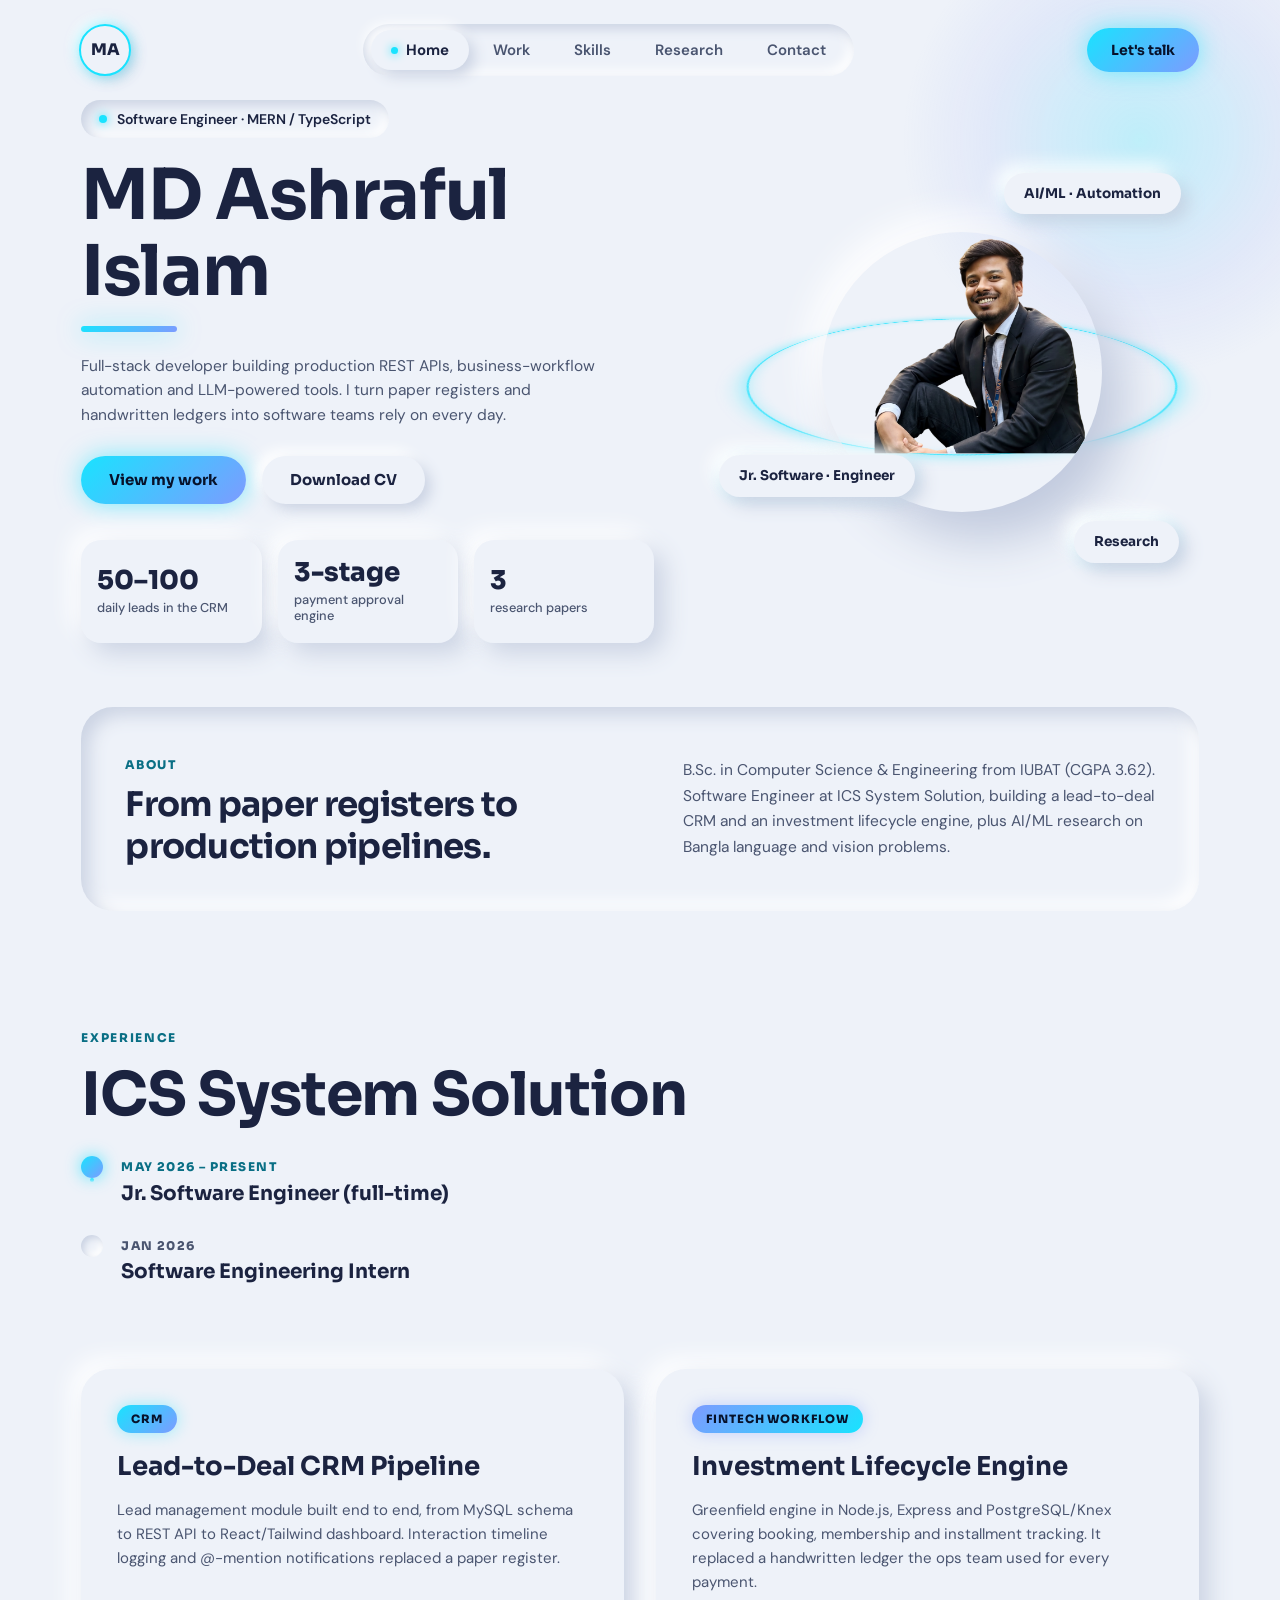
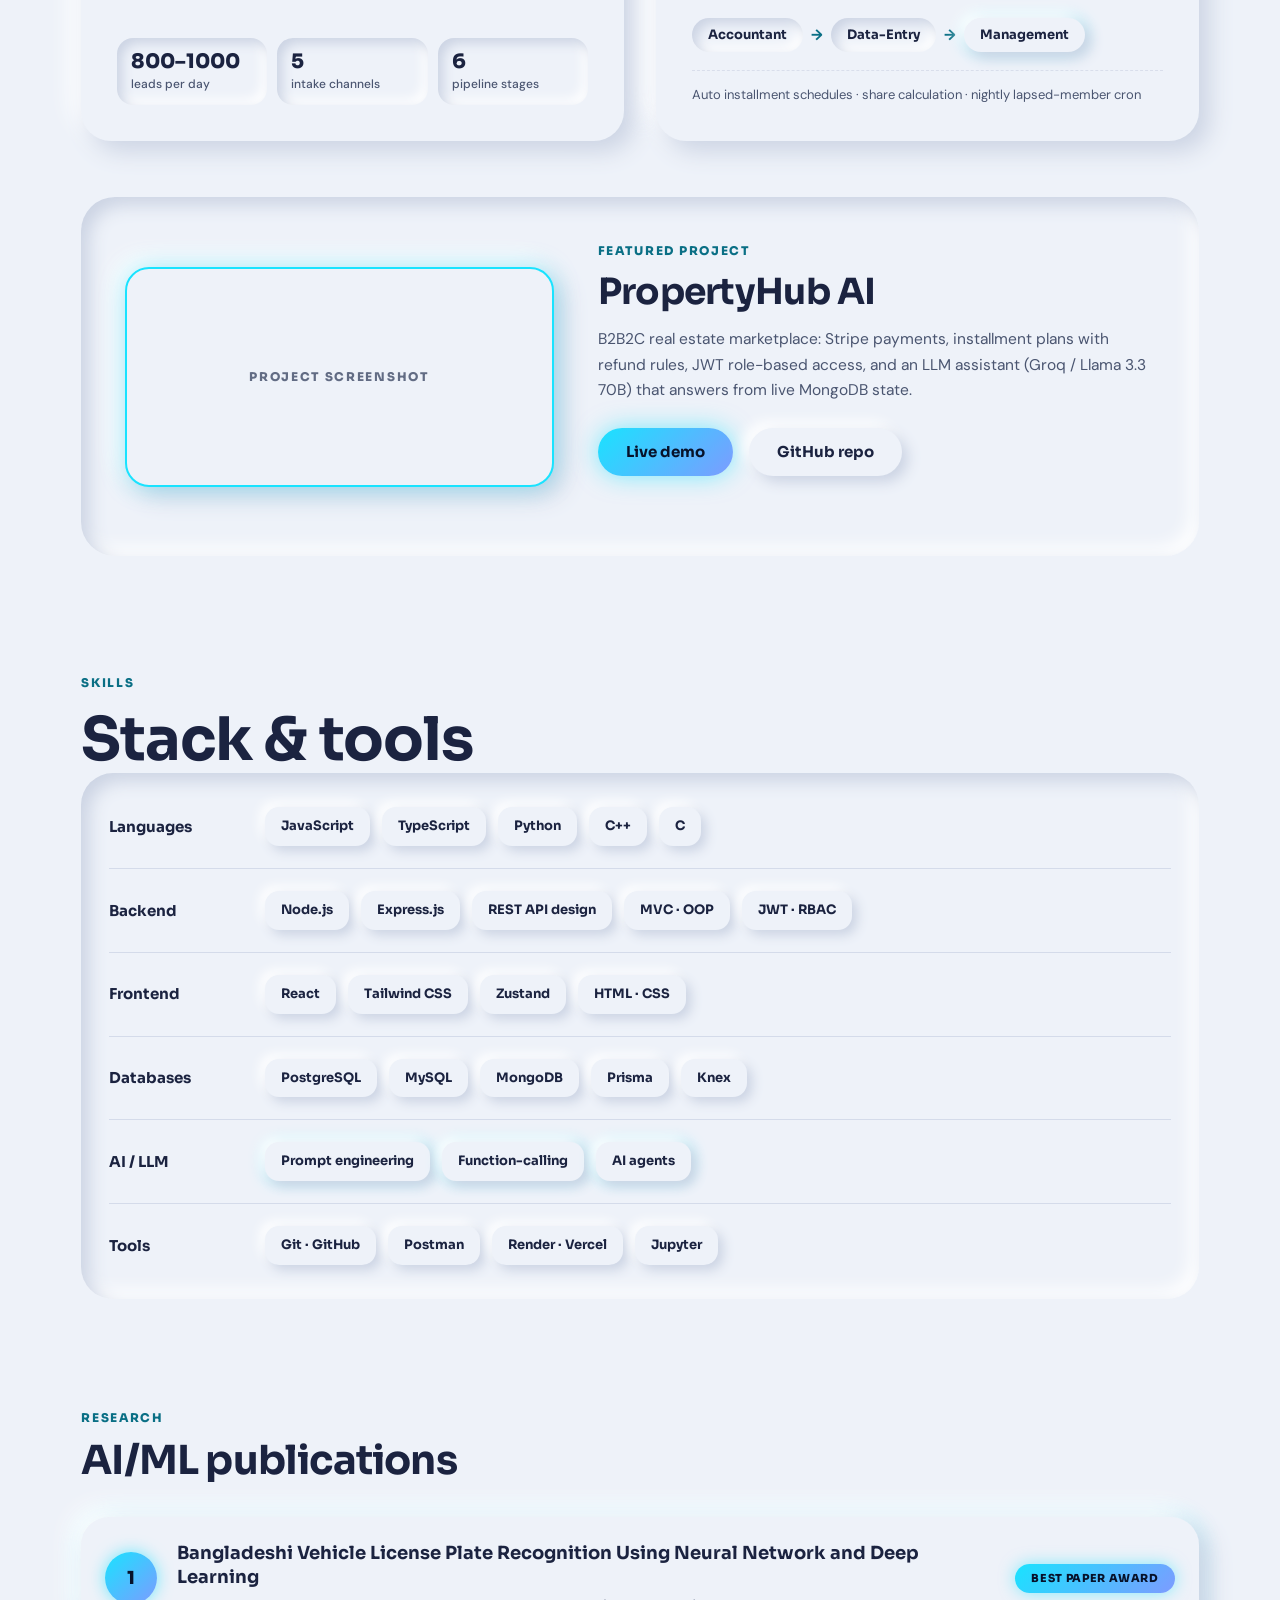
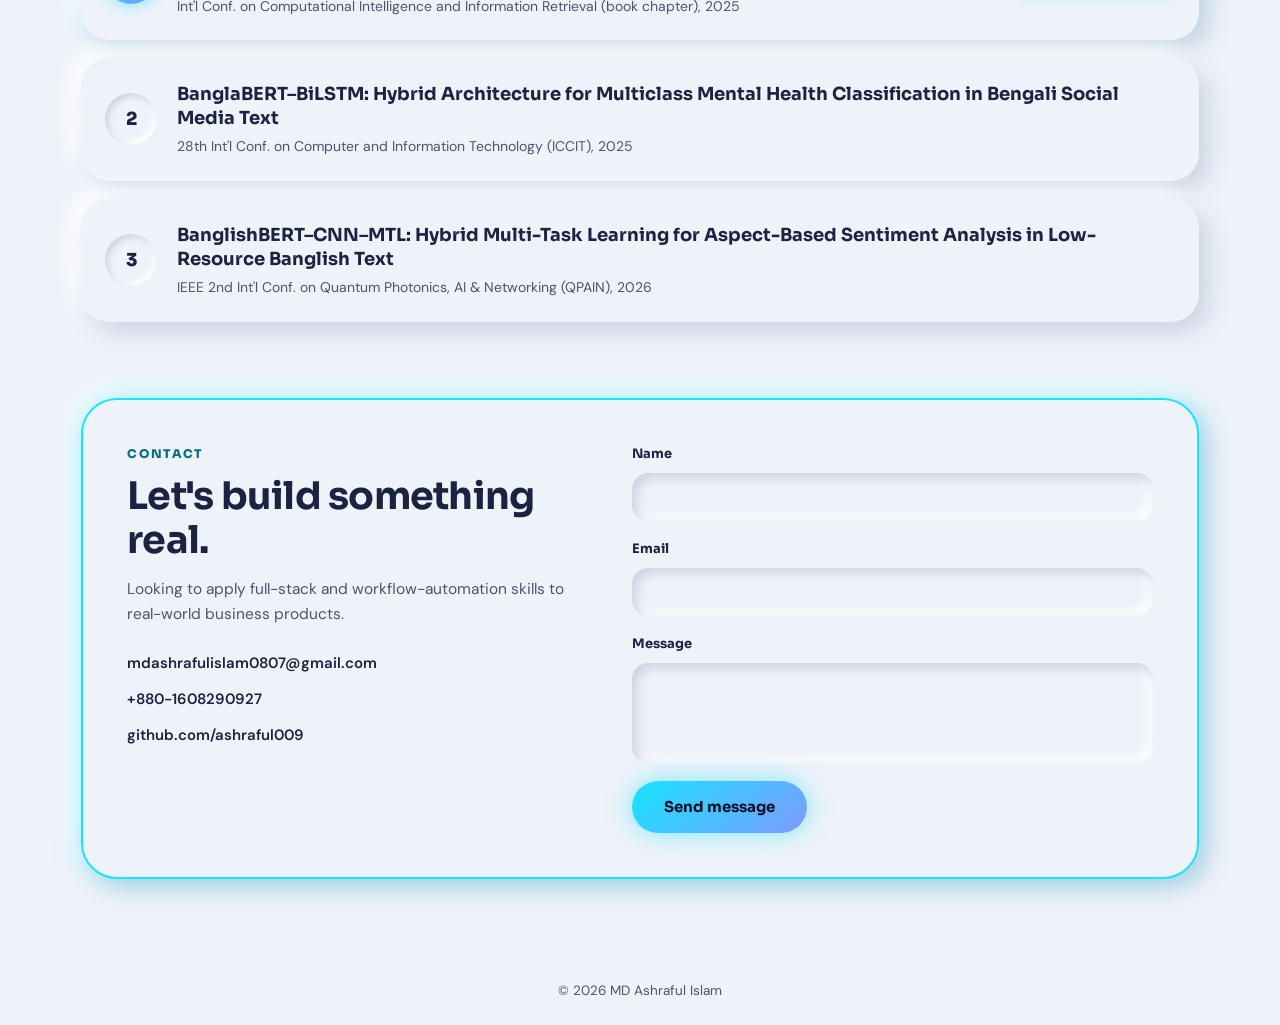
<file: index.html>
<!DOCTYPE html>
<html lang="en">
<head>
  <meta charset="UTF-8">
  <meta name="viewport" content="width=device-width, initial-scale=1.0">
  <title>MD Ashraful Islam | Full Stack Developer &amp; Software Engineer</title>
  <meta name="description" content="One-page personal portfolio of MD Ashraful Islam, Full Stack Developer and Software Engineer building production REST APIs, workflow automation, and LLM applications.">

  <!-- Google Fonts: Sora (Headings) & DM Sans (Body) -->
  <link rel="preconnect" href="https://fonts.googleapis.com">
  <link rel="preconnect" href="https://fonts.gstatic.com" crossorigin>
  <link href="https://fonts.googleapis.com/css2?family=DM+Sans:ital,opsz,wght@0,9..40,100..1000;1,9..40,100..1000&family=Sora:wght@400;600;700;800&display=swap" rel="stylesheet">

  <link rel="stylesheet" href="style.css">
  <script src="script.js" defer></script>
</head>
<body>

  <!-- Sticky Desktop & Mobile Header -->
  <header class="site-header">
    <div class="site-wrapper">
      <nav class="site-nav" aria-label="Main Navigation">
        <!-- Logo "MA" with neon ring -->
        <a href="#home" class="logo" aria-label="MD Ashraful Islam - Home">
          <span>MA</span>
        </a>

        <!-- Centered Pill Tab Bar (Desktop >= 760px) -->
        <div class="nav-tab-bar" role="tablist">
          <a href="#home" class="nav-tab active" role="tab" aria-selected="true" aria-current="page">
            <span class="tab-dot" aria-hidden="true"></span>Home
          </a>
          <a href="#work" class="nav-tab" role="tab" aria-selected="false">Work</a>
          <a href="#skills" class="nav-tab" role="tab" aria-selected="false">Skills</a>
          <a href="#research" class="nav-tab" role="tab" aria-selected="false">Research</a>
          <a href="#contact" class="nav-tab" role="tab" aria-selected="false">Contact</a>
        </div>

        <!-- Right "Let's talk" Neon Button -->
        <div class="nav-action">
          <a href="#contact" class="btn btn-neon">Let's talk</a>
        </div>
      </nav>
    </div>
  </header>

  <!-- Main Content Container -->
  <main class="site-wrapper" id="main-content">

    <!-- ====================================================================
         SECTION 1: #home (Hero + Stats + About)
         ==================================================================== -->
    <section id="home" aria-labelledby="hero-title">
      
      <!-- Hero Top Grid -->
      <div class="hero-section">
        <!-- Left Column: Bio & Calls to Action -->
        <div class="hero-left">
          <!-- Subtitle Pill -->
          <div class="badge-pill">
            <span class="neon-dot" aria-hidden="true"></span>
            <span>Software Engineer &middot; MERN / TypeScript</span>
          </div>

          <!-- Primary Heading -->
          <h1 id="hero-title" class="hero-title">MD Ashraful Islam</h1>

          <!-- Neon Underline Bar -->
          <div class="neon-bar" aria-hidden="true"></div>

          <!-- Hero Paragraph -->
          <p class="hero-desc">
            Full-stack developer building production REST APIs, business-workflow automation and LLM-powered tools. I turn paper registers and handwritten ledgers into software teams rely on every day.
          </p>

          <!-- Action Buttons Group -->
          <div class="btn-group">
            <a href="#work" class="btn btn-neon">View my work</a>
            <a href="#cv-modal" class="btn btn-raised">Download CV</a>
          </div>

          <!-- 3 Stat Cards (Raised Surface, Lift on Hover) -->
          <div class="stat-grid" aria-label="Key Metrics">
            <article class="stat-card raised">
              <span class="stat-value">50&ndash;100</span>
              <span class="stat-label">daily leads in the CRM</span>
            </article>
            <article class="stat-card raised">
              <span class="stat-value">3-stage</span>
              <span class="stat-label">payment approval engine</span>
            </article>
            <article class="stat-card raised">
              <span class="stat-value">3</span>
              <span class="stat-label">research papers</span>
            </article>
          </div>
        </div>

        <!-- Right Column: 3D Scene with Profile Photo -->
        <div class="hero-right" aria-hidden="true">
          <div class="scene-3d">
            <!-- Tilted Neon Glowing Circle Ring -->
            <div class="ring-3d"></div>

            <!-- Neumorphic Sphere with Profile Photo -->
            <div class="sphere-3d">
              <img src="assets/profile.png" alt="MD Ashraful Islam" width="280" height="280" loading="eager">
            </div>

            <!-- Floating Raised Chips -->
            <div class="floating-chip raised chip-1">AI/ML &middot; Automation</div>
            <div class="floating-chip raised chip-2">Jr. Software &middot; Engineer</div>
            <div class="floating-chip raised chip-3">Research</div>
          </div>
        </div>
      </div>

      <!-- About Strip (Pressed Surface) -->
      <div class="about-strip pressed" aria-labelledby="about-heading">
        <div class="about-left">
          <span class="section-label">ABOUT</span>
          <h2 id="about-heading" class="about-title">From paper registers to production pipelines.</h2>
        </div>
        <div class="about-right">
          <p class="about-desc">
            B.Sc. in Computer Science &amp; Engineering from IUBAT (CGPA 3.62). Software Engineer at ICS System Solution, building a lead-to-deal CRM and an investment lifecycle engine, plus AI/ML research on Bangla language and vision problems.
          </p>
        </div>
      </div>

    </section>

    <!-- ====================================================================
         SECTION 2: #work (Experience Timeline, Project Cards & Featured Project)
         ==================================================================== -->
    <section id="work" aria-labelledby="experience-title">
      <!-- Header & Timeline -->
      <div class="page-header">
        <span class="section-label">EXPERIENCE</span>
        <h2 id="experience-title" class="page-title">ICS System Solution</h2>

        <!-- Vertical Timeline -->
        <div class="timeline" role="list" aria-label="Experience Timeline at ICS System Solution">
          <!-- Node 1: Current Full-time Role -->
          <div class="timeline-item timeline-item-first" role="listitem">
            <div class="timeline-marker" aria-hidden="true">
              <div class="timeline-dot-neon"></div>
              <div class="timeline-line"></div>
            </div>
            <div class="timeline-info">
              <span class="timeline-date timeline-date-neon">MAY 2026 &ndash; PRESENT</span>
              <span class="timeline-role">Jr. Software Engineer (full-time)</span>
            </div>
          </div>

          <!-- Node 2: Intern Role -->
          <div class="timeline-item" role="listitem">
            <div class="timeline-marker" aria-hidden="true">
              <div class="timeline-dot-pressed"></div>
            </div>
            <div class="timeline-info">
              <span class="timeline-date timeline-date-muted">JAN 2026</span>
              <span class="timeline-role">Software Engineering Intern</span>
            </div>
          </div>
        </div>
      </div>

      <!-- Two Project Cards (Side-by-Side Flex Wrap) -->
      <div class="projects-grid" aria-label="Production Systems">
        <!-- Card 1: Lead-to-Deal CRM Pipeline -->
        <article class="project-card raised">
          <span class="card-badge badge-crm">CRM</span>
          <h3 class="project-title">Lead-to-Deal CRM Pipeline</h3>
          <p class="project-desc">
            Lead management module built end to end, from MySQL schema to REST API to React/Tailwind dashboard. Interaction timeline logging and @-mention notifications replaced a paper register.
          </p>

          <div class="mini-stats-grid" aria-label="CRM Metrics">
            <div class="mini-stat">
              <span class="mini-stat-val">800&ndash;1000</span>
              <span class="mini-stat-lbl">leads per day</span>
            </div>
            <div class="mini-stat">
              <span class="mini-stat-val">5</span>
              <span class="mini-stat-lbl">intake channels</span>
            </div>
            <div class="mini-stat">
              <span class="mini-stat-val">6</span>
              <span class="mini-stat-lbl">pipeline stages</span>
            </div>
          </div>
        </article>

        <!-- Card 2: Investment Lifecycle Engine -->
        <article class="project-card raised">
          <span class="card-badge badge-fintech">FINTECH WORKFLOW</span>
          <h3 class="project-title">Investment Lifecycle Engine</h3>
          <p class="project-desc">
            Greenfield engine in Node.js, Express and PostgreSQL/Knex covering booking, membership and installment tracking. It replaced a handwritten ledger the ops team used for every payment.
          </p>

          <div class="approval-flow" aria-label="3-Stage Approval Sequence">
            <span class="approval-chip">Accountant</span>
            <span class="approval-arrow" aria-hidden="true">&rarr;</span>
            <span class="approval-chip">Data-Entry</span>
            <span class="approval-arrow" aria-hidden="true">&rarr;</span>
            <span class="approval-chip approval-chip-glow">Management</span>
          </div>

          <footer class="approval-footer">
            Auto installment schedules &middot; share calculation &middot; nightly lapsed-member cron
          </footer>
        </article>
      </div>

      <!-- Featured Project (Wide Pressed Container) -->
      <div class="featured-project pressed" aria-labelledby="featured-heading">
        <div class="screenshot-box" aria-hidden="true">
          <span class="screenshot-label">PROJECT SCREENSHOT</span>
        </div>

        <div class="featured-content">
          <span class="section-label">FEATURED PROJECT</span>
          <h3 id="featured-heading" class="featured-title">PropertyHub AI</h3>
          <p class="featured-desc">
            B2B2C real estate marketplace: Stripe payments, installment plans with refund rules, JWT role-based access, and an LLM assistant (Groq / Llama 3.3 70B) that answers from live MongoDB state.
          </p>

          <div class="btn-group">
            <a href="https://propertyhub-ai.vercel.app/" target="_blank" rel="noopener noreferrer" class="btn btn-neon">Live demo</a>
            <a href="https://github.com/ashraful009/propertyhub-ai" target="_blank" rel="noopener noreferrer" class="btn btn-raised">GitHub repo</a>
          </div>
        </div>
      </div>
    </section>

    <!-- ====================================================================
         SECTION 3: #skills (Stack & Tools Matrix)
         ==================================================================== -->
    <section id="skills" aria-labelledby="skills-heading">
      <div class="page-header">
        <span class="section-label">SKILLS</span>
        <h2 id="skills-heading" class="page-title">Stack &amp; tools</h2>

        <div class="skills-container pressed" aria-label="Skills by Category">
          <!-- Row 1: Languages -->
          <div class="skill-row">
            <span class="skill-category">Languages</span>
            <div class="skill-chips">
              <span class="skill-chip">JavaScript</span>
              <span class="skill-chip">TypeScript</span>
              <span class="skill-chip">Python</span>
              <span class="skill-chip">C++</span>
              <span class="skill-chip">C</span>
            </div>
          </div>

          <!-- Row 2: Backend -->
          <div class="skill-row">
            <span class="skill-category">Backend</span>
            <div class="skill-chips">
              <span class="skill-chip">Node.js</span>
              <span class="skill-chip">Express.js</span>
              <span class="skill-chip">REST API design</span>
              <span class="skill-chip">MVC &middot; OOP</span>
              <span class="skill-chip">JWT &middot; RBAC</span>
            </div>
          </div>

          <!-- Row 3: Frontend -->
          <div class="skill-row">
            <span class="skill-category">Frontend</span>
            <div class="skill-chips">
              <span class="skill-chip">React</span>
              <span class="skill-chip">Tailwind CSS</span>
              <span class="skill-chip">Zustand</span>
              <span class="skill-chip">HTML &middot; CSS</span>
            </div>
          </div>

          <!-- Row 4: Databases -->
          <div class="skill-row">
            <span class="skill-category">Databases</span>
            <div class="skill-chips">
              <span class="skill-chip">PostgreSQL</span>
              <span class="skill-chip">MySQL</span>
              <span class="skill-chip">MongoDB</span>
              <span class="skill-chip">Prisma</span>
              <span class="skill-chip">Knex</span>
            </div>
          </div>

          <!-- Row 5: AI / LLM (with faint cyan glow) -->
          <div class="skill-row">
            <span class="skill-category">AI / LLM</span>
            <div class="skill-chips">
              <span class="skill-chip skill-chip-glow">Prompt engineering</span>
              <span class="skill-chip skill-chip-glow">Function-calling</span>
              <span class="skill-chip skill-chip-glow">AI agents</span>
            </div>
          </div>

          <!-- Row 6: Tools -->
          <div class="skill-row">
            <span class="skill-category">Tools</span>
            <div class="skill-chips">
              <span class="skill-chip">Git &middot; GitHub</span>
              <span class="skill-chip">Postman</span>
              <span class="skill-chip">Render &middot; Vercel</span>
              <span class="skill-chip">Jupyter</span>
            </div>
          </div>
        </div>
      </div>
    </section>

    <!-- ====================================================================
         SECTION 4: #research (AI/ML Publications)
         ==================================================================== -->
    <section id="research" class="research-section" aria-labelledby="research-heading">
      <span class="section-label">RESEARCH</span>
      <h2 id="research-heading" class="research-title">AI/ML publications</h2>

      <div class="research-list" role="list">
        <!-- Paper 1: Neon Badge, Card Glow, Best Paper Award -->
        <article class="research-card raised research-card-featured" role="listitem">
          <div class="paper-badge paper-badge-neon" aria-label="Paper 1">1</div>
          <div class="paper-content">
            <h3 class="paper-title">Bangladeshi Vehicle License Plate Recognition Using Neural Network and Deep Learning</h3>
            <p class="paper-venue">Int'l Conf. on Computational Intelligence and Information Retrieval (book chapter), 2025</p>
          </div>
          <span class="award-badge">Best Paper Award</span>
        </article>

        <!-- Paper 2: Pressed Badge -->
        <article class="research-card raised" role="listitem">
          <div class="paper-badge paper-badge-pressed" aria-label="Paper 2">2</div>
          <div class="paper-content">
            <h3 class="paper-title">BanglaBERT&ndash;BiLSTM: Hybrid Architecture for Multiclass Mental Health Classification in Bengali Social Media Text</h3>
            <p class="paper-venue">28th Int'l Conf. on Computer and Information Technology (ICCIT), 2025</p>
          </div>
        </article>

        <!-- Paper 3: Pressed Badge -->
        <article class="research-card raised" role="listitem">
          <div class="paper-badge paper-badge-pressed" aria-label="Paper 3">3</div>
          <div class="paper-content">
            <h3 class="paper-title">BanglishBERT&ndash;CNN&ndash;MTL: Hybrid Multi-Task Learning for Aspect-Based Sentiment Analysis in Low-Resource Banglish Text</h3>
            <p class="paper-venue">IEEE 2nd Int'l Conf. on Quantum Photonics, AI &amp; Networking (QPAIN), 2026</p>
          </div>
        </article>
      </div>
    </section>

    <!-- ====================================================================
         SECTION 5: #contact (Contact Form & Information)
         ==================================================================== -->
    <section id="contact" aria-labelledby="contact-heading">
      <div class="contact-container raised">
        <!-- Left Column: Details & Direct Links -->
        <div class="contact-left">
          <span class="section-label">CONTACT</span>
          <h2 id="contact-heading" class="contact-title">Let's build something real.</h2>
          <p class="contact-desc">
            Looking to apply full-stack and workflow-automation skills to real-world business products.
          </p>

          <div class="contact-links">
            <a href="mailto:mdashrafulislam0807@gmail.com" class="contact-link-item">
              <span>mdashrafulislam0807@gmail.com</span>
            </a>
            <a href="tel:+8801608290927" class="contact-link-item">
              <span>+880-1608290927</span>
            </a>
            <a href="https://github.com/ashraful009" target="_blank" rel="noopener noreferrer" class="contact-link-item">
              <span>github.com/ashraful009</span>
            </a>
          </div>
        </div>

        <!-- Right Column: Accessible Form with Real Labels -->
        <form action="#" method="post" class="contact-form" aria-label="Contact Ashraful">
          <div class="form-group">
            <label for="name" class="form-label">Name</label>
            <input type="text" id="name" name="name" class="form-input" required autocomplete="name">
          </div>

          <div class="form-group">
            <label for="email" class="form-label">Email</label>
            <input type="email" id="email" name="email" class="form-input" required autocomplete="email">
          </div>

          <div class="form-group">
            <label for="message" class="form-label">Message</label>
            <textarea id="message" name="message" rows="3" class="form-textarea" required></textarea>
          </div>

          <div>
            <button type="submit" class="btn-submit">Send message</button>
          </div>
        </form>
      </div>

      <!-- Site Footer -->
      <footer class="site-footer">
        <p>&copy; 2026 MD Ashraful Islam</p>
      </footer>
    </section>

  </main>

  <!-- ====================================================================
       CV MODAL (Pure HTML + CSS :target Popup)
       ==================================================================== -->
  <div id="cv-modal" class="modal" role="dialog" aria-modal="true" aria-labelledby="cv-modal-title">
    <!-- Click backdrop to close and return to #home -->
    <a href="#home" class="modal-backdrop-close" aria-label="Close CV preview modal"></a>

    <div class="modal-card">
      <div class="modal-header">
        <h3 id="cv-modal-title" class="modal-title">Ashraful-CV.pdf</h3>
        <div class="modal-actions">
          <a href="assets/Ashraful-CV.pdf" download="Ashraful-CV.pdf" class="btn btn-neon">Download</a>
          <a href="#home" class="modal-close" aria-label="Close CV modal">&times;</a>
        </div>
      </div>
      <div class="modal-body">
        <object data="assets/Ashraful-CV.pdf#toolbar=0" type="application/pdf" width="100%" height="100%">
          <p class="modal-fallback">
            Your browser cannot preview PDFs. Use the Download button.
          </p>
        </object>
      </div>
    </div>
  </div>

  <!-- ====================================================================
       MOBILE BOTTOM ICON BAR (< 760px)
       ==================================================================== -->
  <nav class="mobile-bottom-bar" aria-label="Mobile Navigation">
    <!-- Home -->
    <a href="#home" class="mobile-nav-link active" aria-label="Home" aria-current="page">
      <svg viewBox="0 0 24 24" fill="none" stroke="currentColor" stroke-linecap="round" stroke-linejoin="round" aria-hidden="true">
        <path d="m3 9 9-7 9 7v11a2 2 0 0 1-2 2H5a2 2 0 0 1-2-2z"/>
        <polyline points="9 22 9 12 15 12 15 22"/>
      </svg>
    </a>

    <!-- Work -->
    <a href="#work" class="mobile-nav-link" aria-label="Work">
      <svg viewBox="0 0 24 24" fill="none" stroke="currentColor" stroke-linecap="round" stroke-linejoin="round" aria-hidden="true">
        <rect width="20" height="14" x="2" y="7" rx="2" ry="2"/>
        <path d="M16 21V5a2 2 0 0 0-2-2h-4a2 2 0 0 0-2 2v16"/>
      </svg>
    </a>

    <!-- Skills -->
    <a href="#skills" class="mobile-nav-link" aria-label="Skills">
      <svg viewBox="0 0 24 24" fill="none" stroke="currentColor" stroke-linecap="round" stroke-linejoin="round" aria-hidden="true">
        <polyline points="16 18 22 12 16 6"/>
        <polyline points="8 6 2 12 8 18"/>
      </svg>
    </a>

    <!-- Research -->
    <a href="#research" class="mobile-nav-link" aria-label="Research">
      <svg viewBox="0 0 24 24" fill="none" stroke="currentColor" stroke-linecap="round" stroke-linejoin="round" aria-hidden="true">
        <path d="M10 2v7.31L4.69 17.5A2 2 0 0 0 6.34 20.5h11.32a2 2 0 0 0 1.65-3L14 9.31V2"/>
        <line x1="8.5" x2="15.5" y1="2" y2="2"/>
        <line x1="7" x2="17" y1="14" y2="14"/>
      </svg>
    </a>

    <!-- Contact -->
    <a href="#contact" class="mobile-nav-link" aria-label="Contact">
      <svg viewBox="0 0 24 24" fill="none" stroke="currentColor" stroke-linecap="round" stroke-linejoin="round" aria-hidden="true">
        <rect width="20" height="16" x="2" y="4" rx="2"/>
        <path d="m22 7-8.97 5.7a1.94 1.94 0 0 1-2.06 0L2 7"/>
      </svg>
    </a>
  </nav>

</body>
</html>
</file>
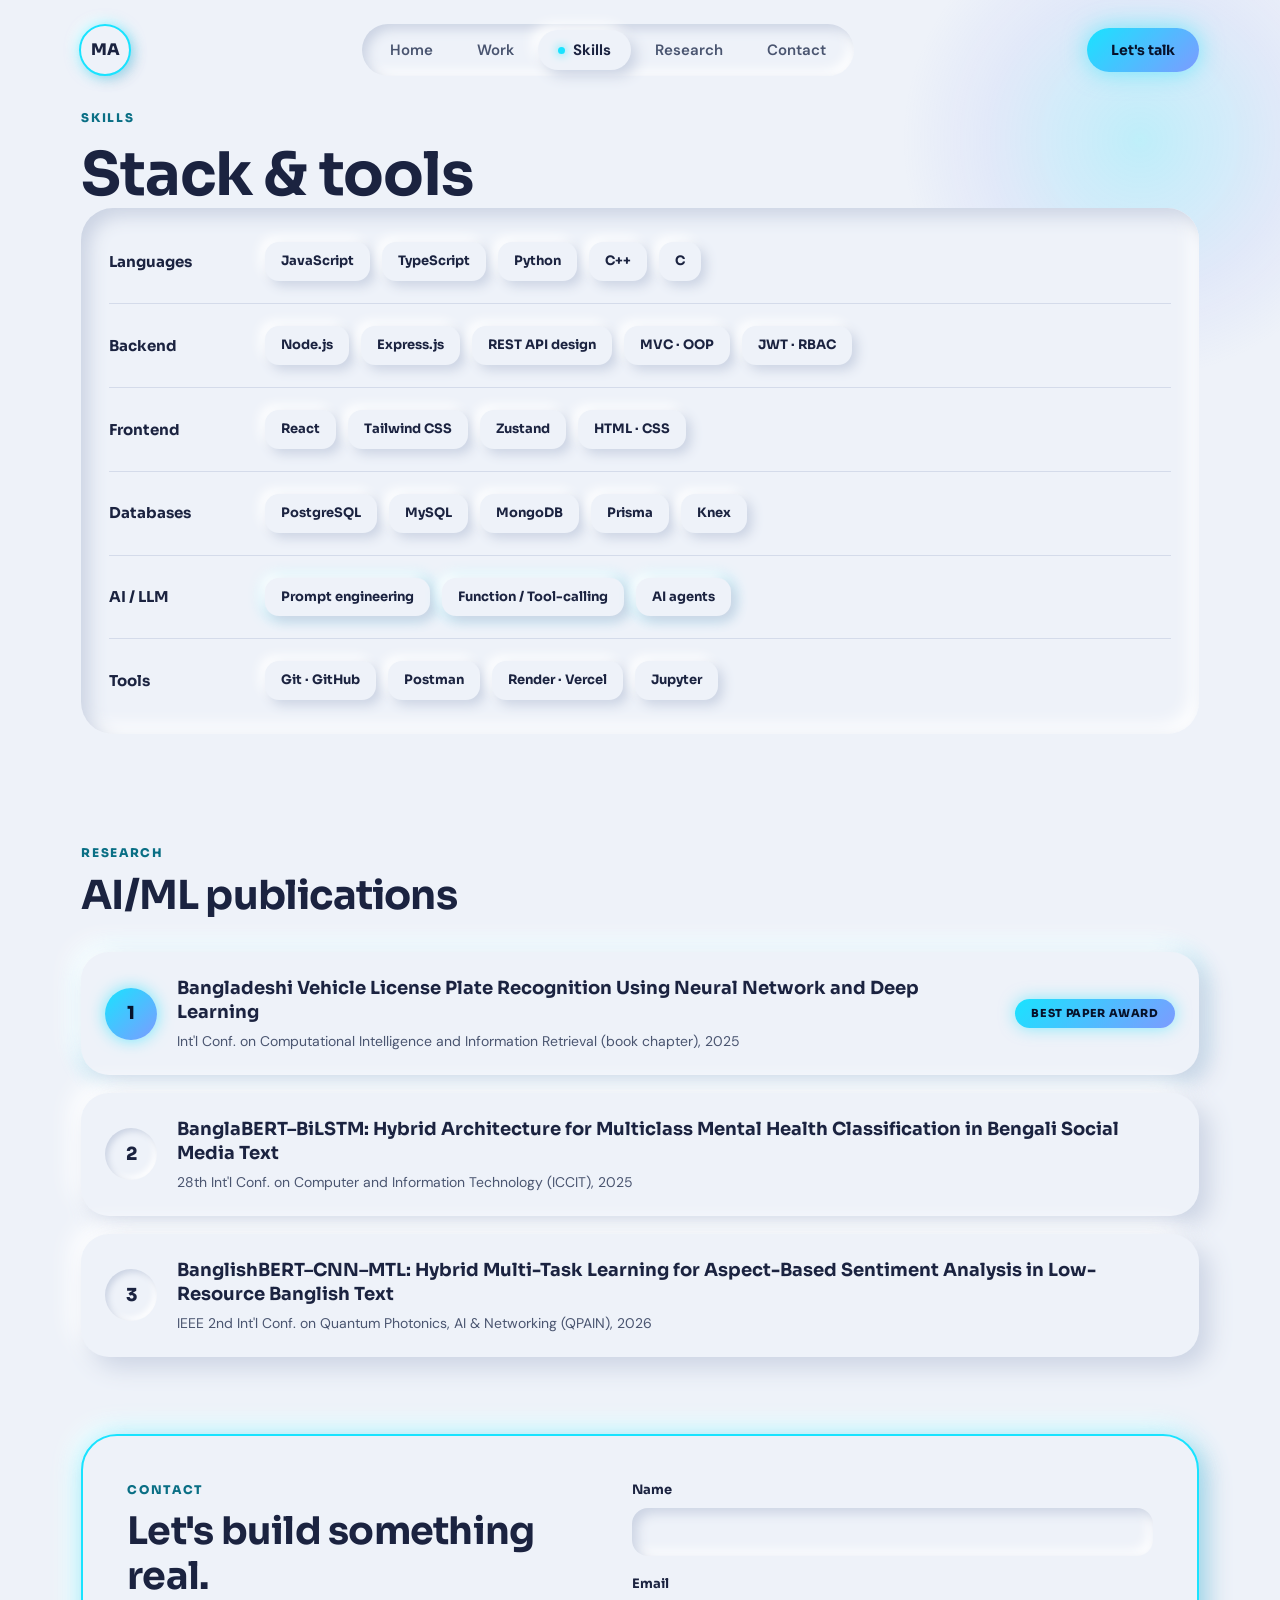
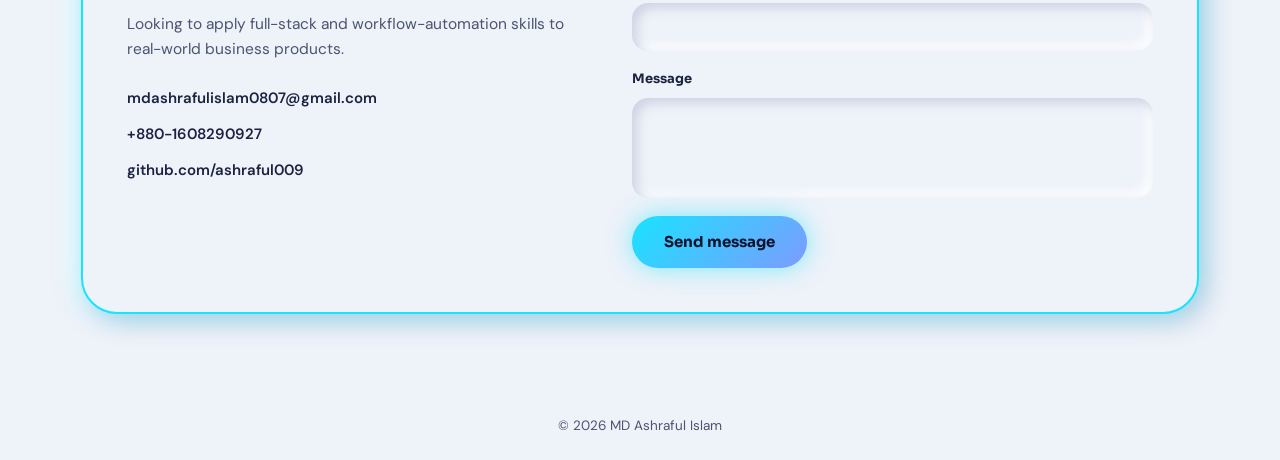
<file: skills.html>
<!DOCTYPE html>
<html lang="en">
<head>
  <meta charset="UTF-8">
  <meta name="viewport" content="width=device-width, initial-scale=1.0">
  <title>Skills &amp; Tech Stack | MD Ashraful Islam</title>
  <meta name="description" content="Technical skills, production backend and frontend stacks, AI/LLM integration, and developer tools of MD Ashraful Islam.">

  <!-- Google Fonts: Sora (Headings) & DM Sans (Body) -->
  <link rel="preconnect" href="https://fonts.googleapis.com">
  <link rel="preconnect" href="https://fonts.gstatic.com" crossorigin>
  <link href="https://fonts.googleapis.com/css2?family=DM+Sans:ital,opsz,wght@0,9..40,100..1000;1,9..40,100..1000&family=Sora:wght@400;600;700;800&display=swap" rel="stylesheet">

  <link rel="stylesheet" href="style.css">
</head>
<body>

  <!-- Shared Desktop & Mobile Header -->
  <header class="site-header">
    <div class="site-wrapper">
      <nav class="site-nav" aria-label="Main Navigation">
        <!-- Logo "MA" with neon ring -->
        <a href="index.html" class="logo" aria-label="MD Ashraful Islam Home">
          <span>MA</span>
        </a>

        <!-- Centered Pill Tab Bar (Desktop >= 760px) -->
        <div class="nav-tab-bar" role="tablist">
          <a href="index.html" class="nav-tab" role="tab" aria-selected="false">Home</a>
          <a href="work.html" class="nav-tab" role="tab" aria-selected="false">Work</a>
          <a href="skills.html" class="nav-tab active" role="tab" aria-selected="true">
            <span class="tab-dot" aria-hidden="true"></span>Skills
          </a>
          <a href="skills.html#research" class="nav-tab" role="tab" aria-selected="false">Research</a>
          <a href="skills.html#contact" class="nav-tab" role="tab" aria-selected="false">Contact</a>
        </div>

        <!-- Right "Let's talk" Neon Button -->
        <div class="nav-action">
          <a href="skills.html#contact" class="btn btn-neon">Let's talk</a>
        </div>
      </nav>
    </div>
  </header>

  <!-- Main Content Container -->
  <main class="site-wrapper" id="main-content">

    <!-- Skills Header Section -->
    <section class="page-header" aria-labelledby="skills-heading">
      <span class="section-label">SKILLS</span>
      <h1 id="skills-heading" class="page-title">Stack &amp; tools</h1>

      <!-- One Pressed Neumorphic Container for All Skills -->
      <div class="skills-container pressed" aria-label="Skills by Category">
        
        <!-- Row 1: Languages -->
        <div class="skill-row">
          <span class="skill-category">Languages</span>
          <div class="skill-chips">
            <span class="skill-chip">JavaScript</span>
            <span class="skill-chip">TypeScript</span>
            <span class="skill-chip">Python</span>
            <span class="skill-chip">C++</span>
            <span class="skill-chip">C</span>
          </div>
        </div>

        <!-- Row 2: Backend -->
        <div class="skill-row">
          <span class="skill-category">Backend</span>
          <div class="skill-chips">
            <span class="skill-chip">Node.js</span>
            <span class="skill-chip">Express.js</span>
            <span class="skill-chip">REST API design</span>
            <span class="skill-chip">MVC &middot; OOP</span>
            <span class="skill-chip">JWT &middot; RBAC</span>
          </div>
        </div>

        <!-- Row 3: Frontend -->
        <div class="skill-row">
          <span class="skill-category">Frontend</span>
          <div class="skill-chips">
            <span class="skill-chip">React</span>
            <span class="skill-chip">Tailwind CSS</span>
            <span class="skill-chip">Zustand</span>
            <span class="skill-chip">HTML &middot; CSS</span>
          </div>
        </div>

        <!-- Row 4: Databases -->
        <div class="skill-row">
          <span class="skill-category">Databases</span>
          <div class="skill-chips">
            <span class="skill-chip">PostgreSQL</span>
            <span class="skill-chip">MySQL</span>
            <span class="skill-chip">MongoDB</span>
            <span class="skill-chip">Prisma</span>
            <span class="skill-chip">Knex</span>
          </div>
        </div>

        <!-- Row 5: AI / LLM (with faint cyan glow) -->
        <div class="skill-row">
          <span class="skill-category">AI / LLM</span>
          <div class="skill-chips">
            <span class="skill-chip skill-chip-glow">Prompt engineering</span>
            <span class="skill-chip skill-chip-glow">Function / Tool-calling</span>
            <span class="skill-chip skill-chip-glow">AI agents</span>
          </div>
        </div>

        <!-- Row 6: Tools -->
        <div class="skill-row">
          <span class="skill-category">Tools</span>
          <div class="skill-chips">
            <span class="skill-chip">Git &middot; GitHub</span>
            <span class="skill-chip">Postman</span>
            <span class="skill-chip">Render &middot; Vercel</span>
            <span class="skill-chip">Jupyter</span>
          </div>
        </div>

      </div>
    </section>

    <!-- Research Publications Section -->
    <section id="research" class="research-section" aria-labelledby="research-heading">
      <span class="section-label">RESEARCH</span>
      <h2 id="research-heading" class="research-title">AI/ML publications</h2>

      <div class="research-list" role="list">
        
        <!-- Paper 1: Neon Badge, Card Glow, Best Paper Award -->
        <article class="research-card raised research-card-featured" role="listitem">
          <div class="paper-badge paper-badge-neon" aria-label="Paper 1">1</div>
          <div class="paper-content">
            <h3 class="paper-title">Bangladeshi Vehicle License Plate Recognition Using Neural Network and Deep Learning</h3>
            <p class="paper-venue">Int'l Conf. on Computational Intelligence and Information Retrieval (book chapter), 2025</p>
          </div>
          <span class="award-badge">Best Paper Award</span>
        </article>

        <!-- Paper 2: Pressed Badge -->
        <article class="research-card raised" role="listitem">
          <div class="paper-badge paper-badge-pressed" aria-label="Paper 2">2</div>
          <div class="paper-content">
            <h3 class="paper-title">BanglaBERT&ndash;BiLSTM: Hybrid Architecture for Multiclass Mental Health Classification in Bengali Social Media Text</h3>
            <p class="paper-venue">28th Int'l Conf. on Computer and Information Technology (ICCIT), 2025</p>
          </div>
        </article>

        <!-- Paper 3: Pressed Badge -->
        <article class="research-card raised" role="listitem">
          <div class="paper-badge paper-badge-pressed" aria-label="Paper 3">3</div>
          <div class="paper-content">
            <h3 class="paper-title">BanglishBERT&ndash;CNN&ndash;MTL: Hybrid Multi-Task Learning for Aspect-Based Sentiment Analysis in Low-Resource Banglish Text</h3>
            <p class="paper-venue">IEEE 2nd Int'l Conf. on Quantum Photonics, AI &amp; Networking (QPAIN), 2026</p>
          </div>
        </article>

      </div>
    </section>

    <!-- Contact Section (Raised Container with 2px Cyan Glow Ring) -->
    <section id="contact" class="contact-container raised" aria-labelledby="contact-heading">
      
      <!-- Left Column: Details & Direct Links -->
      <div class="contact-left">
        <span class="section-label">CONTACT</span>
        <h2 id="contact-heading" class="contact-title">Let's build something real.</h2>
        <p class="contact-desc">
          Looking to apply full-stack and workflow-automation skills to real-world business products.
        </p>

        <div class="contact-links">
          <a href="mailto:mdashrafulislam0807@gmail.com" class="contact-link-item">
            <span>mdashrafulislam0807@gmail.com</span>
          </a>
          <a href="tel:+8801608290927" class="contact-link-item">
            <span>+880-1608290927</span>
          </a>
          <a href="https://github.com/ashraful009" target="_blank" rel="noopener noreferrer" class="contact-link-item">
            <span>github.com/ashraful009</span>
          </a>
        </div>
      </div>

      <!-- Right Column: Accessible Form with Real Labels -->
      <form action="#" method="post" class="contact-form" aria-label="Contact Ashraful">
        <div class="form-group">
          <label for="name" class="form-label">Name</label>
          <input type="text" id="name" name="name" class="form-input" required autocomplete="name">
        </div>

        <div class="form-group">
          <label for="email" class="form-label">Email</label>
          <input type="email" id="email" name="email" class="form-input" required autocomplete="email">
        </div>

        <div class="form-group">
          <label for="message" class="form-label">Message</label>
          <textarea id="message" name="message" rows="3" class="form-textarea" required></textarea>
        </div>

        <div>
          <button type="submit" class="btn-submit">Send message</button>
        </div>
      </form>

    </section>

  </main>

  <!-- Site Footer -->
  <footer class="site-footer">
    <div class="site-wrapper">
      <p>&copy; 2026 MD Ashraful Islam</p>
    </div>
  </footer>

  <!-- Mobile Fixed Bottom Icon Bar (< 760px) -->
  <nav class="mobile-bottom-bar" aria-label="Mobile Bottom Navigation">
    <!-- Home -->
    <a href="index.html" class="mobile-nav-link" aria-label="Home">
      <svg viewBox="0 0 24 24" fill="none" stroke="currentColor" stroke-linecap="round" stroke-linejoin="round" aria-hidden="true">
        <path d="m3 9 9-7 9 7v11a2 2 0 0 1-2 2H5a2 2 0 0 1-2-2z"/>
        <polyline points="9 22 9 12 15 12 15 22"/>
      </svg>
    </a>

    <!-- Work -->
    <a href="work.html" class="mobile-nav-link" aria-label="Work">
      <svg viewBox="0 0 24 24" fill="none" stroke="currentColor" stroke-linecap="round" stroke-linejoin="round" aria-hidden="true">
        <rect width="20" height="14" x="2" y="7" rx="2" ry="2"/>
        <path d="M16 21V5a2 2 0 0 0-2-2h-4a2 2 0 0 0-2 2v16"/>
      </svg>
    </a>

    <!-- Skills (Active) -->
    <a href="skills.html" class="mobile-nav-link active" aria-label="Skills" aria-current="page">
      <svg viewBox="0 0 24 24" fill="none" stroke="currentColor" stroke-linecap="round" stroke-linejoin="round" aria-hidden="true">
        <polyline points="16 18 22 12 16 6"/>
        <polyline points="8 6 2 12 8 18"/>
      </svg>
    </a>

    <!-- Research -->
    <a href="skills.html#research" class="mobile-nav-link" aria-label="Research">
      <svg viewBox="0 0 24 24" fill="none" stroke="currentColor" stroke-linecap="round" stroke-linejoin="round" aria-hidden="true">
        <path d="M10 2v7.31L4.69 17.5A2 2 0 0 0 6.34 20.5h11.32a2 2 0 0 0 1.65-3L14 9.31V2"/>
        <line x1="8.5" x2="15.5" y1="2" y2="2"/>
        <line x1="7" x2="17" y1="14" y2="14"/>
      </svg>
    </a>

    <!-- Contact -->
    <a href="skills.html#contact" class="mobile-nav-link" aria-label="Contact">
      <svg viewBox="0 0 24 24" fill="none" stroke="currentColor" stroke-linecap="round" stroke-linejoin="round" aria-hidden="true">
        <rect width="20" height="16" x="2" y="4" rx="2"/>
        <path d="m22 7-8.97 5.7a1.94 1.94 0 0 1-2.06 0L2 7"/>
      </svg>
    </a>
  </nav>

</body>
</html>
</file>
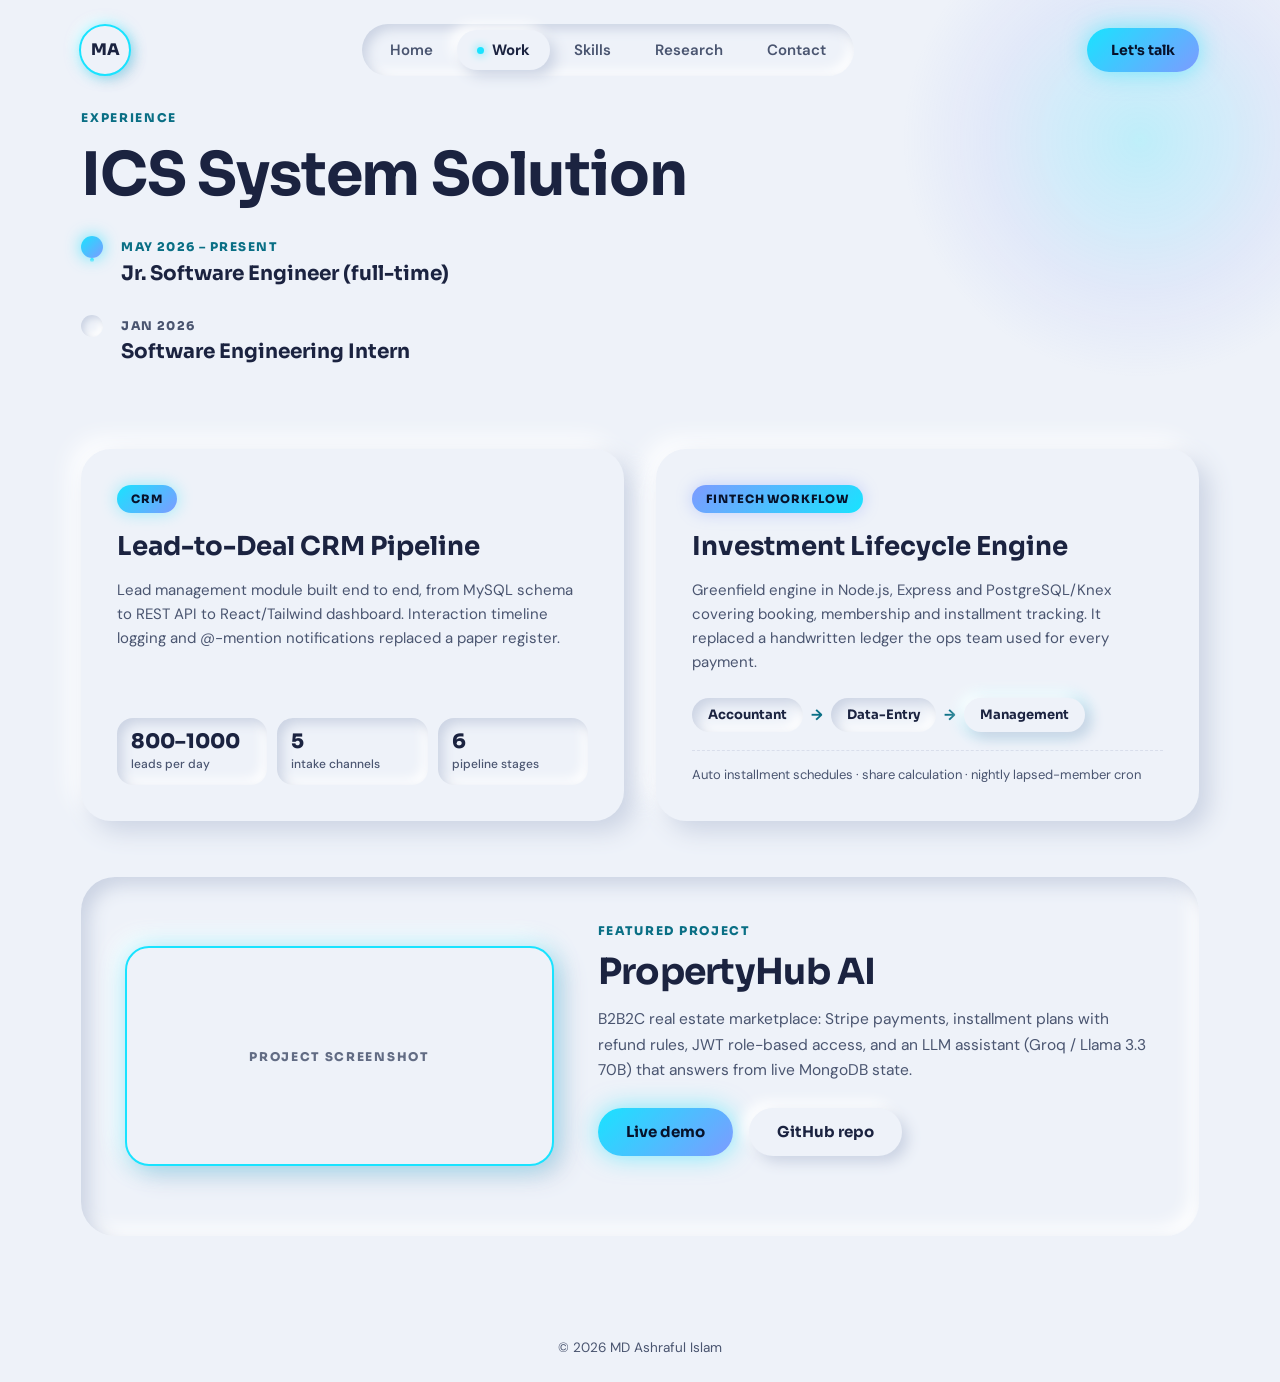
<file: work.html>
<!DOCTYPE html>
<html lang="en">
<head>
  <meta charset="UTF-8">
  <meta name="viewport" content="width=device-width, initial-scale=1.0">
  <title>Work &amp; Experience | MD Ashraful Islam</title>
  <meta name="description" content="Explore production engineering work, CRM pipelines, fintech lifecycle engines, and full-stack projects by MD Ashraful Islam.">

  <!-- Google Fonts: Sora (Headings) & DM Sans (Body) -->
  <link rel="preconnect" href="https://fonts.googleapis.com">
  <link rel="preconnect" href="https://fonts.gstatic.com" crossorigin>
  <link href="https://fonts.googleapis.com/css2?family=DM+Sans:ital,opsz,wght@0,9..40,100..1000;1,9..40,100..1000&family=Sora:wght@400;600;700;800&display=swap" rel="stylesheet">

  <link rel="stylesheet" href="style.css">
</head>
<body>

  <!-- Shared Desktop & Mobile Header -->
  <header class="site-header">
    <div class="site-wrapper">
      <nav class="site-nav" aria-label="Main Navigation">
        <!-- Logo "MA" with neon ring -->
        <a href="index.html" class="logo" aria-label="MD Ashraful Islam Home">
          <span>MA</span>
        </a>

        <!-- Centered Pill Tab Bar (Desktop >= 760px) -->
        <div class="nav-tab-bar" role="tablist">
          <a href="index.html" class="nav-tab" role="tab" aria-selected="false">Home</a>
          <a href="work.html" class="nav-tab active" role="tab" aria-selected="true">
            <span class="tab-dot" aria-hidden="true"></span>Work
          </a>
          <a href="skills.html" class="nav-tab" role="tab" aria-selected="false">Skills</a>
          <a href="skills.html#research" class="nav-tab" role="tab" aria-selected="false">Research</a>
          <a href="skills.html#contact" class="nav-tab" role="tab" aria-selected="false">Contact</a>
        </div>

        <!-- Right "Let's talk" Neon Button -->
        <div class="nav-action">
          <a href="skills.html#contact" class="btn btn-neon">Let's talk</a>
        </div>
      </nav>
    </div>
  </header>

  <!-- Main Content Container -->
  <main class="site-wrapper" id="main-content">

    <!-- Header Section -->
    <section class="page-header" aria-labelledby="experience-title">
      <span class="section-label">EXPERIENCE</span>
      <h1 id="experience-title" class="page-title">ICS System Solution</h1>

      <!-- Vertical Timeline -->
      <div class="timeline" role="list" aria-label="Experience Timeline at ICS System Solution">
        
        <!-- Node 1: Current Full-time Role -->
        <div class="timeline-item timeline-item-first" role="listitem">
          <div class="timeline-marker" aria-hidden="true">
            <div class="timeline-dot-neon"></div>
            <div class="timeline-line"></div>
          </div>
          <div class="timeline-info">
            <span class="timeline-date timeline-date-neon">MAY 2026 &ndash; PRESENT</span>
            <span class="timeline-role">Jr. Software Engineer (full-time)</span>
          </div>
        </div>

        <!-- Node 2: Intern Role -->
        <div class="timeline-item" role="listitem">
          <div class="timeline-marker" aria-hidden="true">
            <div class="timeline-dot-pressed"></div>
          </div>
          <div class="timeline-info">
            <span class="timeline-date timeline-date-muted">JAN 2026</span>
            <span class="timeline-role">Software Engineering Intern</span>
          </div>
        </div>

      </div>
    </section>

    <!-- Two Project Cards (Side-by-Side Flex Wrap) -->
    <section aria-label="Key Production Systems" class="projects-grid">

      <!-- Card 1: Lead-to-Deal CRM Pipeline -->
      <article class="project-card raised">
        <span class="card-badge badge-crm">CRM</span>
        <h2 class="project-title">Lead-to-Deal CRM Pipeline</h2>
        <p class="project-desc">
          Lead management module built end to end, from MySQL schema to REST API to React/Tailwind dashboard. Interaction timeline logging and @-mention notifications replaced a paper register.
        </p>

        <!-- Three Pressed Mini-Stats -->
        <div class="mini-stats-grid" aria-label="CRM Metrics">
          <div class="mini-stat">
            <span class="mini-stat-val">800&ndash;1000</span>
            <span class="mini-stat-lbl">leads per day</span>
          </div>
          <div class="mini-stat">
            <span class="mini-stat-val">5</span>
            <span class="mini-stat-lbl">intake channels</span>
          </div>
          <div class="mini-stat">
            <span class="mini-stat-val">6</span>
            <span class="mini-stat-lbl">pipeline stages</span>
          </div>
        </div>
      </article>

      <!-- Card 2: Investment Lifecycle Engine -->
      <article class="project-card raised">
        <span class="card-badge badge-fintech">FINTECH WORKFLOW</span>
        <h2 class="project-title">Investment Lifecycle Engine</h2>
        <p class="project-desc">
          Greenfield engine in Node.js, Express and PostgreSQL/Knex covering booking, membership and installment tracking. It replaced a handwritten ledger the ops team used for every payment.
        </p>

        <!-- Approval Chips Flow -->
        <div class="approval-flow" aria-label="3-Stage Approval Sequence">
          <span class="approval-chip">Accountant</span>
          <span class="approval-arrow" aria-hidden="true">&rarr;</span>
          <span class="approval-chip">Data-Entry</span>
          <span class="approval-arrow" aria-hidden="true">&rarr;</span>
          <span class="approval-chip approval-chip-glow">Management</span>
        </div>

        <footer class="approval-footer">
          Auto installment schedules &middot; share calculation &middot; nightly lapsed-member cron
        </footer>
      </article>

    </section>

    <!-- Featured Project Section (Wide Pressed Container) -->
    <section class="featured-project pressed" aria-labelledby="featured-heading">
      <!-- Left Column: Screenshot Box with Neon Ring -->
      <div class="screenshot-box" aria-hidden="true">
        <span class="screenshot-label">PROJECT SCREENSHOT</span>
      </div>

      <!-- Right Column: Details & Action Links -->
      <div class="featured-content">
        <span class="section-label">FEATURED PROJECT</span>
        <h2 id="featured-heading" class="featured-title">PropertyHub AI</h2>
        <p class="featured-desc">
          B2B2C real estate marketplace: Stripe payments, installment plans with refund rules, JWT role-based access, and an LLM assistant (Groq / Llama 3.3 70B) that answers from live MongoDB state.
        </p>

        <div class="btn-group">
          <a href="https://propertyhub-ai.vercel.app/" target="_blank" rel="noopener noreferrer" class="btn btn-neon">Live demo</a>
          <a href="https://github.com/ashraful009/propertyhub-ai" target="_blank" rel="noopener noreferrer" class="btn btn-raised">GitHub repo</a>
        </div>
      </div>
    </section>

  </main>

  <!-- Site Footer -->
  <footer class="site-footer">
    <div class="site-wrapper">
      <p>&copy; 2026 MD Ashraful Islam</p>
    </div>
  </footer>

  <!-- Mobile Fixed Bottom Icon Bar (< 760px) -->
  <nav class="mobile-bottom-bar" aria-label="Mobile Bottom Navigation">
    <!-- Home -->
    <a href="index.html" class="mobile-nav-link" aria-label="Home">
      <svg viewBox="0 0 24 24" fill="none" stroke="currentColor" stroke-linecap="round" stroke-linejoin="round" aria-hidden="true">
        <path d="m3 9 9-7 9 7v11a2 2 0 0 1-2 2H5a2 2 0 0 1-2-2z"/>
        <polyline points="9 22 9 12 15 12 15 22"/>
      </svg>
    </a>

    <!-- Work (Active) -->
    <a href="work.html" class="mobile-nav-link active" aria-label="Work" aria-current="page">
      <svg viewBox="0 0 24 24" fill="none" stroke="currentColor" stroke-linecap="round" stroke-linejoin="round" aria-hidden="true">
        <rect width="20" height="14" x="2" y="7" rx="2" ry="2"/>
        <path d="M16 21V5a2 2 0 0 0-2-2h-4a2 2 0 0 0-2 2v16"/>
      </svg>
    </a>

    <!-- Skills -->
    <a href="skills.html" class="mobile-nav-link" aria-label="Skills">
      <svg viewBox="0 0 24 24" fill="none" stroke="currentColor" stroke-linecap="round" stroke-linejoin="round" aria-hidden="true">
        <polyline points="16 18 22 12 16 6"/>
        <polyline points="8 6 2 12 8 18"/>
      </svg>
    </a>

    <!-- Research -->
    <a href="skills.html#research" class="mobile-nav-link" aria-label="Research">
      <svg viewBox="0 0 24 24" fill="none" stroke="currentColor" stroke-linecap="round" stroke-linejoin="round" aria-hidden="true">
        <path d="M10 2v7.31L4.69 17.5A2 2 0 0 0 6.34 20.5h11.32a2 2 0 0 0 1.65-3L14 9.31V2"/>
        <line x1="8.5" x2="15.5" y1="2" y2="2"/>
        <line x1="7" x2="17" y1="14" y2="14"/>
      </svg>
    </a>

    <!-- Contact -->
    <a href="skills.html#contact" class="mobile-nav-link" aria-label="Contact">
      <svg viewBox="0 0 24 24" fill="none" stroke="currentColor" stroke-linecap="round" stroke-linejoin="round" aria-hidden="true">
        <rect width="20" height="16" x="2" y="4" rx="2"/>
        <path d="m22 7-8.97 5.7a1.94 1.94 0 0 1-2.06 0L2 7"/>
      </svg>
    </a>
  </nav>

</body>
</html>
</file>
<file: style.css>
/* ==========================================================================
   DESIGN SYSTEM ("Final Mix": Pearl Aura)
   MD Ashraful Islam - Full Stack Developer / Software Engineer
   One-Page Responsive Portfolio (HTML5 + CSS3 + 20-line Vanilla Scroll-Spy)
   ========================================================================== */

/* --------------------------------------------------------------------------
   1. Design Tokens & CSS Custom Properties
   -------------------------------------------------------------------------- */
:root {
  /* Color Palette */
  --bg: #eef2f9;
  --shadow-dark: #cbd3e3;
  --shadow-light: #ffffff;
  --text: #1b2340;
  --muted: #4a5570;
  --neon: #19e3ff;
  --neon-2: #7d9bff;
  --neon-text: #0a6f85; /* Accessible contrast > 4.5:1 on #eef2f9 */
  --neon-dark: #07122b; /* Accessible dark text on neon elements */

  /* Neumorphic Surfaces */
  --surface-raised: 10px 10px 24px var(--shadow-dark), -10px -10px 24px var(--shadow-light);
  --surface-raised-sm: 6px 6px 14px var(--shadow-dark), -6px -6px 14px var(--shadow-light);
  --surface-raised-hover: 14px 14px 28px var(--shadow-dark), -14px -14px 28px var(--shadow-light);
  --surface-pressed: inset 5px 5px 12px var(--shadow-dark), inset -5px -5px 12px var(--shadow-light);
  --surface-pressed-deep: inset 8px 8px 18px var(--shadow-dark), inset -8px -8px 18px var(--shadow-light);

  /* Neon Gradients & Ambient Glows */
  --neon-gradient: linear-gradient(135deg, var(--neon), var(--neon-2));
  --neon-glow: 0 0 24px rgba(25, 227, 255, 0.55);
  --neon-glow-lg: 0 0 34px rgba(25, 227, 255, 0.75);

  /* Radii */
  --radius-card: 32px;
  --radius-input: 16px;
  --radius-pill: 999px;

  /* Typography */
  --font-heading: 'Sora', sans-serif;
  --font-body: 'DM Sans', sans-serif;

  /* Layout Spacing */
  --page-pad: clamp(16px, 4vw, 72px);
  --max-width: 1220px;
}

/* --------------------------------------------------------------------------
   2. Reset & Baseline
   -------------------------------------------------------------------------- */
*,
*::before,
*::after {
  box-sizing: border-box;
  margin: 0;
  padding: 0;
}

html {
  scroll-behavior: smooth;
  scroll-padding-top: 96px; /* Offset for sticky nav */
  font-size: 16px;
  background-color: var(--bg);
  overflow-x: hidden;
}

body {
  font-family: var(--font-body);
  font-size: clamp(16px, 1.1vw, 18px);
  line-height: 1.6;
  color: var(--text);
  background-color: var(--bg);
  min-height: 100vh;
  position: relative;
  overflow-x: hidden;
  padding-bottom: 120px; /* 120px bottom padding on mobile so bar never covers content */
  -webkit-font-smoothing: antialiased;
  -moz-osx-font-smoothing: grayscale;
}

/* Top-Right Ambient Cyan Glow (480px) */
body::before {
  content: '';
  position: fixed;
  top: -100px;
  right: -100px;
  width: 480px;
  height: 480px;
  border-radius: 50%;
  background: radial-gradient(circle, rgba(25, 227, 255, 0.22) 0%, rgba(125, 155, 255, 0.1) 45%, rgba(238, 242, 249, 0) 70%);
  pointer-events: none;
  z-index: 0;
}

/* Accessible focus ring */
:focus-visible {
  outline: 2px solid var(--neon);
  outline-offset: 3px;
  border-radius: 6px;
}

img {
  max-width: 100%;
  height: auto;
  display: block;
}

a {
  color: inherit;
  text-decoration: none;
}

button,
input,
textarea {
  font: inherit;
}

/* --------------------------------------------------------------------------
   3. Neumorphic Surface Classes
   -------------------------------------------------------------------------- */
.raised {
  background: var(--bg);
  box-shadow: var(--surface-raised);
}

.pressed {
  background: var(--bg);
  box-shadow: var(--surface-pressed-deep);
}

/* --------------------------------------------------------------------------
   4. Buttons, Badges & Labels
   -------------------------------------------------------------------------- */
.btn {
  display: inline-flex;
  align-items: center;
  justify-content: center;
  min-height: 48px;
  padding: 12px 28px;
  border-radius: var(--radius-pill);
  font-family: var(--font-heading);
  font-weight: 700;
  font-size: 15px;
  text-align: center;
  cursor: pointer;
  border: none;
  transition: transform 0.3s ease, box-shadow 0.3s ease;
  white-space: nowrap;
}

.btn-neon {
  background: var(--neon-gradient);
  color: var(--neon-dark);
  box-shadow: var(--neon-glow);
}

.btn-neon:hover {
  transform: translateY(-3px);
  box-shadow: var(--neon-glow-lg);
}

.btn-raised {
  background: var(--bg);
  color: var(--text);
  box-shadow: var(--surface-raised-sm);
}

.btn-raised:hover {
  transform: translateY(-3px);
  box-shadow: var(--surface-raised);
}

.btn-group {
  display: flex;
  flex-wrap: wrap;
  align-items: center;
  gap: 16px;
  margin-bottom: clamp(24px, 3.5vw, 36px);
}

.badge-pill {
  display: inline-flex;
  align-items: center;
  gap: 10px;
  padding: 8px 18px;
  border-radius: var(--radius-pill);
  font-family: var(--font-body);
  font-size: 14px;
  font-weight: 600;
  color: var(--text);
  background: var(--bg);
  box-shadow: var(--surface-pressed);
  margin-bottom: 20px;
  width: fit-content;
}

.neon-dot {
  width: 8px;
  height: 8px;
  border-radius: 50%;
  background: var(--neon);
  box-shadow: 0 0 10px var(--neon);
  flex-shrink: 0;
}

.section-label {
  display: inline-block;
  font-family: var(--font-heading);
  font-size: 12px;
  font-weight: 800;
  text-transform: uppercase;
  letter-spacing: 0.14em;
  color: var(--neon-text);
  margin-bottom: 10px;
}

/* --------------------------------------------------------------------------
   5. Sticky Header & Shared Navigation
   -------------------------------------------------------------------------- */
.site-wrapper {
  position: relative;
  z-index: 1;
  width: 100%;
  max-width: var(--max-width);
  margin: 0 auto;
  padding: 0 var(--page-pad);
}

.site-header {
  position: sticky;
  top: 16px;
  z-index: 900;
  padding: 8px 0;
}

.site-nav {
  display: flex;
  align-items: center;
  justify-content: space-between;
  gap: 16px;
}

/* Round "MA" logo with neon ring */
.logo {
  display: inline-flex;
  align-items: center;
  justify-content: center;
  width: 48px;
  height: 48px;
  border-radius: 50%;
  background: var(--bg);
  box-shadow: var(--surface-raised-sm);
  position: relative;
  font-family: var(--font-heading);
  font-weight: 800;
  font-size: 16px;
  color: var(--text);
  letter-spacing: -0.02em;
  transition: transform 0.3s ease, box-shadow 0.3s ease;
  flex-shrink: 0;
}

.logo::after {
  content: '';
  position: absolute;
  inset: -2px;
  border-radius: 50%;
  border: 2px solid var(--neon);
  box-shadow: 0 0 14px rgba(25, 227, 255, 0.5);
  pointer-events: none;
}

.logo:hover {
  transform: translateY(-2px);
}

/* Desktop Pill Tab Bar (>= 760px) */
.nav-tab-bar {
  display: none;
  align-items: center;
  gap: 4px;
  padding: 6px 8px;
  border-radius: var(--radius-pill);
  background: var(--bg);
  box-shadow: var(--surface-pressed);
}

.nav-tab {
  display: inline-flex;
  align-items: center;
  min-height: 40px;
  padding: 8px 20px;
  border-radius: var(--radius-pill);
  font-family: var(--font-body);
  font-size: 15px;
  font-weight: 600;
  color: var(--muted);
  transition: color 0.25s ease, background 0.25s ease, box-shadow 0.25s ease;
}

.nav-tab:hover {
  color: var(--text);
}

.nav-tab.active {
  background: var(--bg);
  color: var(--text);
  font-weight: 700;
  box-shadow: var(--surface-raised-sm);
}

.nav-tab.active .tab-dot {
  display: inline-block;
  width: 7px;
  height: 7px;
  border-radius: 50%;
  background: var(--neon);
  box-shadow: 0 0 10px var(--neon);
  margin-right: 8px;
}

.nav-action .btn {
  padding: 10px 24px;
  min-height: 44px;
  font-size: 14px;
}

/* Mobile Fixed Bottom Icon Bar (< 760px) */
.mobile-bottom-bar {
  display: flex;
  position: fixed;
  bottom: 20px;
  left: 16px;
  right: 16px;
  margin: 0 auto;
  max-width: 400px;
  width: calc(100% - 32px);
  justify-content: space-around;
  align-items: center;
  z-index: 1000;
  padding: 8px 12px;
  border-radius: var(--radius-pill);
  background: var(--bg);
  box-shadow: 8px 12px 28px var(--shadow-dark), -8px -8px 24px var(--shadow-light), 0 0 24px rgba(25, 227, 255, 0.35);
  border: 1px solid rgba(255, 255, 255, 0.85);
}

.mobile-nav-link {
  display: inline-flex;
  align-items: center;
  justify-content: center;
  width: 48px;
  height: 48px;
  border-radius: 50%;
  color: var(--muted);
  transition: transform 0.2s ease, color 0.2s ease, box-shadow 0.2s ease;
}

.mobile-nav-link svg {
  width: 22px;
  height: 22px;
  stroke-width: 2.2;
}

.mobile-nav-link.active {
  background: var(--bg);
  color: #00bed7;
  box-shadow: inset 3px 3px 6px var(--shadow-dark), inset -3px -3px 6px var(--shadow-light), 0 0 16px rgba(25, 227, 255, 0.45);
}

/* --------------------------------------------------------------------------
   6. Section #home: Hero, Stats & About Strip
   -------------------------------------------------------------------------- */
.hero-section {
  display: flex;
  flex-direction: column-reverse;
  gap: clamp(24px, 4vw, 56px);
  align-items: center;
  padding-top: clamp(14px, 2.5vw, 44px);
  padding-bottom: clamp(36px, 5vw, 68px);
}

.hero-left {
  flex: 1 1 540px;
  width: 100%;
  min-width: 0;
}

.hero-right {
  flex: 1 1 420px;
  width: 100%;
  min-width: 0;
  display: flex;
  justify-content: center;
  align-items: center;
}

.hero-title {
  font-family: var(--font-heading);
  font-weight: 700;
  font-size: clamp(36px, 5.5vw, 70px);
  line-height: 1.08;
  letter-spacing: -0.02em;
  color: var(--text);
  margin-bottom: 16px;
}

.neon-bar {
  width: 96px;
  height: 6px;
  border-radius: var(--radius-pill);
  background: var(--neon-gradient);
  box-shadow: var(--neon-glow);
  margin-bottom: 22px;
}

.hero-desc {
  max-width: 520px;
  font-size: clamp(15.5px, 1.1vw, 18px);
  line-height: 1.6;
  color: var(--muted);
  margin-bottom: 28px;
}

/* Stat Cards: 3 compact equal columns */
.stat-grid {
  display: grid;
  grid-template-columns: repeat(3, 1fr);
  gap: clamp(8px, 1.5vw, 16px);
  width: 100%;
  margin-top: 10px;
}

.stat-card {
  padding: clamp(12px, 1.8vw, 18px) clamp(10px, 1.5vw, 16px);
  border-radius: 20px;
  transition: transform 0.3s ease, box-shadow 0.3s ease;
  min-width: 0;
  display: flex;
  flex-direction: column;
  justify-content: center;
}

.stat-card:hover {
  transform: translateY(-5px);
  box-shadow: var(--surface-raised-hover);
}

.stat-value {
  display: block;
  font-family: var(--font-heading);
  font-weight: 800;
  font-size: clamp(18px, 2.2vw, 26px);
  line-height: 1.15;
  color: var(--text);
  margin-bottom: 4px;
}

.stat-label {
  display: block;
  font-family: var(--font-body);
  font-size: clamp(11.5px, 1vw, 13px);
  line-height: 1.3;
  color: var(--muted);
  font-weight: 500;
}

/* 3D Scene with Profile Photo */
.scene-3d {
  position: relative;
  width: 100%;
  max-width: 470px;
  height: 470px;
  display: flex;
  align-items: center;
  justify-content: center;
}

.ring-3d {
  position: absolute;
  width: 420px;
  height: 420px;
  border-radius: 50%;
  border: 2px solid rgba(25, 227, 255, 0.75);
  box-shadow: 0 0 24px rgba(25, 227, 255, 0.55), inset 0 0 16px rgba(25, 227, 255, 0.3);
  transform: perspective(900px) rotateX(72deg) rotateZ(-18deg);
  pointer-events: none;
  z-index: 1;
}

.sphere-3d {
  position: relative;
  z-index: 2;
  width: 280px;
  height: 280px;
  border-radius: 50%;
  box-shadow: 22px 28px 50px #c0c9dd, -14px -14px 36px #ffffff;
  overflow: hidden;
  display: flex;
  align-items: center;
  justify-content: center;
  animation: float 6s ease-in-out infinite;
}

.sphere-3d img {
  width: 100%;
  height: 100%;
  object-fit: cover;
  border-radius: 50%;
  display: block;
}

.floating-chip {
  position: absolute;
  z-index: 3;
  padding: 10px 20px;
  border-radius: var(--radius-pill);
  font-family: var(--font-heading);
  font-weight: 700;
  font-size: 13.5px;
  color: var(--text);
  box-shadow: 8px 8px 18px var(--shadow-dark), -8px -8px 18px var(--shadow-light), 0 0 16px rgba(25, 227, 255, 0.22);
  white-space: nowrap;
  animation: float 6s ease-in-out infinite;
}

.chip-1 {
  top: 36px;
  right: 16px;
  animation-delay: 0s;
}

.chip-2 {
  bottom: 110px;
  left: -8px;
  animation-delay: -2s;
}

.chip-3 {
  bottom: 44px;
  right: 18px;
  animation-delay: -4s;
}

/* About Strip */
.about-strip {
  border-radius: var(--radius-card);
  padding: clamp(24px, 4vw, 44px);
  margin-bottom: clamp(48px, 6vw, 80px);
  display: grid;
  grid-template-columns: 1fr;
  gap: clamp(18px, 3vw, 44px);
  align-items: center;
}

.about-strip .about-title {
  font-family: var(--font-heading);
  font-weight: 700;
  font-size: clamp(24px, 3vw, 34px);
  line-height: 1.22;
  letter-spacing: -0.02em;
  color: var(--text);
}

.about-strip .about-desc {
  font-size: clamp(15.5px, 1.1vw, 17px);
  line-height: 1.65;
  color: var(--muted);
}

/* --------------------------------------------------------------------------
   7. Section #work: Experience Timeline, Project Cards & Featured Project
   -------------------------------------------------------------------------- */
.page-header {
  padding-top: clamp(16px, 3vw, 36px);
  padding-bottom: clamp(16px, 2.5vw, 28px);
}

.page-title {
  font-family: var(--font-heading);
  font-weight: 700;
  font-size: clamp(34px, 5vw, 60px);
  line-height: 1.12;
  letter-spacing: -0.02em;
  color: var(--text);
  margin-top: 4px;
}

.timeline {
  display: flex;
  flex-direction: column;
  position: relative;
  margin-top: clamp(16px, 2.5vw, 28px);
  margin-bottom: clamp(36px, 5vw, 56px);
}

.timeline-item {
  display: flex;
  align-items: flex-start;
  gap: 18px;
  position: relative;
}

.timeline-item-first {
  padding-bottom: 28px;
}

.timeline-marker {
  position: relative;
  display: flex;
  flex-direction: column;
  align-items: center;
  flex-shrink: 0;
  width: 22px;
}

.timeline-dot-neon {
  width: 22px;
  height: 22px;
  border-radius: 50%;
  background: var(--neon-gradient);
  box-shadow: 0 0 16px rgba(25, 227, 255, 0.7);
  flex-shrink: 0;
}

.timeline-dot-pressed {
  width: 22px;
  height: 22px;
  border-radius: 50%;
  background: var(--bg);
  box-shadow: inset 3px 3px 6px var(--shadow-dark), inset -3px -3px 6px var(--shadow-light);
  flex-shrink: 0;
}

.timeline-line {
  position: absolute;
  top: 22px;
  bottom: -4px;
  width: 4px;
  background: linear-gradient(to bottom, var(--neon), rgba(25, 227, 255, 0.25));
  border-radius: 2px;
}

.timeline-info {
  display: flex;
  flex-direction: column;
  padding-top: 1px;
}

.timeline-date {
  font-family: var(--font-heading);
  font-size: 12px;
  font-weight: 800;
  letter-spacing: 0.12em;
  text-transform: uppercase;
  margin-bottom: 4px;
}

.timeline-date-neon {
  color: var(--neon-text);
}

.timeline-date-muted {
  color: var(--muted);
}

.timeline-role {
  font-family: var(--font-heading);
  font-weight: 700;
  font-size: clamp(17px, 2vw, 20px);
  color: var(--text);
  line-height: 1.3;
}

/* Two Project Cards */
.projects-grid {
  display: flex;
  flex-wrap: wrap;
  gap: clamp(20px, 3vw, 32px);
  margin-bottom: clamp(36px, 5vw, 56px);
}

.project-card {
  flex: 1 1 380px;
  min-width: 0;
  border-radius: 30px;
  padding: clamp(24px, 3.5vw, 36px);
  transition: transform 0.3s ease, box-shadow 0.3s ease;
  display: flex;
  flex-direction: column;
}

.project-card:hover {
  transform: translateY(-6px);
  box-shadow: var(--surface-raised-hover);
}

.card-badge {
  display: inline-flex;
  align-items: center;
  width: fit-content;
  padding: 5px 14px;
  border-radius: var(--radius-pill);
  font-family: var(--font-heading);
  font-size: 11.5px;
  font-weight: 800;
  letter-spacing: 0.08em;
  text-transform: uppercase;
  margin-bottom: 18px;
}

.badge-crm {
  background: var(--neon-gradient);
  color: var(--neon-dark);
  box-shadow: 0 0 16px rgba(25, 227, 255, 0.4);
}

.badge-fintech {
  background: linear-gradient(135deg, var(--neon-2), var(--neon));
  color: var(--neon-dark);
  box-shadow: 0 0 16px rgba(125, 155, 255, 0.4);
}

.project-title {
  font-family: var(--font-heading);
  font-size: clamp(22px, 2.4vw, 26px);
  font-weight: 700;
  color: var(--text);
  margin-bottom: 14px;
  line-height: 1.25;
}

.project-desc {
  font-size: clamp(15px, 1.1vw, 16px);
  line-height: 1.6;
  color: var(--muted);
  margin-bottom: 24px;
  flex-grow: 1;
}

.mini-stats-grid {
  display: grid;
  grid-template-columns: repeat(3, 1fr);
  gap: 10px;
  margin-top: auto;
}

.mini-stat {
  background: var(--bg);
  box-shadow: var(--surface-pressed);
  border-radius: 16px;
  padding: 12px 14px;
  text-align: left;
}

.mini-stat-val {
  display: block;
  font-family: var(--font-heading);
  font-weight: 800;
  font-size: clamp(17px, 1.8vw, 20px);
  line-height: 1.15;
  color: var(--text);
  margin-bottom: 4px;
}

.mini-stat-lbl {
  display: block;
  font-family: var(--font-body);
  font-size: 12px;
  line-height: 1.3;
  color: var(--muted);
  font-weight: 500;
}

.approval-flow {
  display: flex;
  align-items: center;
  gap: 8px;
  flex-wrap: wrap;
  margin-top: auto;
  margin-bottom: 18px;
}

.approval-chip {
  display: inline-flex;
  align-items: center;
  padding: 7px 16px;
  border-radius: var(--radius-pill);
  font-family: var(--font-heading);
  font-size: 13px;
  font-weight: 700;
  background: var(--bg);
  box-shadow: var(--surface-pressed);
  color: var(--text);
}

.approval-arrow {
  color: var(--neon-text);
  font-size: 15px;
  font-weight: 800;
}

.approval-chip-glow {
  background: var(--bg);
  box-shadow: var(--surface-raised-sm), 0 0 16px rgba(25, 227, 255, 0.4);
}

.approval-footer {
  font-family: var(--font-body);
  font-size: 13px;
  line-height: 1.5;
  color: var(--muted);
  border-top: 1px dashed rgba(203, 211, 227, 0.6);
  padding-top: 14px;
}

/* Featured Project */
.featured-project {
  border-radius: 34px;
  padding: clamp(24px, 4vw, 44px);
  margin-bottom: clamp(48px, 6vw, 80px);
  display: grid;
  grid-template-columns: 1fr;
  gap: clamp(24px, 4vw, 44px);
  align-items: center;
}

.screenshot-box {
  width: 100%;
  min-height: 220px;
  border-radius: 24px;
  border: 2px solid var(--neon);
  box-shadow: 0 0 24px rgba(25, 227, 255, 0.35), var(--surface-raised);
  display: flex;
  align-items: center;
  justify-content: center;
  background: var(--bg);
}

.screenshot-label {
  font-family: var(--font-heading);
  font-size: 12px;
  font-weight: 800;
  letter-spacing: 0.14em;
  color: var(--muted);
  opacity: 0.85;
  text-transform: uppercase;
}

.featured-content {
  display: flex;
  flex-direction: column;
}

.featured-title {
  font-family: var(--font-heading);
  font-weight: 700;
  font-size: clamp(26px, 3.2vw, 36px);
  line-height: 1.2;
  letter-spacing: -0.02em;
  color: var(--text);
  margin-bottom: 14px;
}

.featured-desc {
  font-size: clamp(15.5px, 1.1vw, 17px);
  line-height: 1.65;
  color: var(--muted);
  margin-bottom: 24px;
}

/* --------------------------------------------------------------------------
   8. Section #skills: Stack & Tools Matrix
   -------------------------------------------------------------------------- */
.skills-container {
  border-radius: var(--radius-card);
  padding: 12px clamp(16px, 3vw, 28px);
  margin-bottom: clamp(48px, 6vw, 80px);
}

.skill-row {
  display: flex;
  flex-wrap: wrap;
  align-items: center;
  padding: clamp(16px, 2.2vw, 22px) 0;
  border-bottom: 1px solid #d4dbea;
  gap: 16px;
}

.skill-row:last-child {
  border-bottom: none;
}

.skill-category {
  flex: 0 0 140px;
  font-family: var(--font-heading);
  font-weight: 700;
  font-size: 15px;
  color: var(--text);
  line-height: 1.3;
}

.skill-chips {
  display: flex;
  flex-wrap: wrap;
  align-items: center;
  gap: 12px;
  flex: 1 1 280px;
}

.skill-chip {
  display: inline-flex;
  align-items: center;
  justify-content: center;
  padding: 9px 16px;
  border-radius: 14px;
  font-family: var(--font-heading);
  font-weight: 700;
  font-size: 13px;
  color: var(--text);
  background: var(--bg);
  box-shadow: 5px 5px 12px var(--shadow-dark), -5px -5px 12px var(--shadow-light);
  transition: transform 0.25s ease, box-shadow 0.25s ease;
  white-space: nowrap;
}

.skill-chip:hover {
  transform: translateY(-3px);
  box-shadow: 7px 7px 16px var(--shadow-dark), -7px -7px 16px var(--shadow-light);
}

.skill-chip-glow {
  box-shadow: 5px 5px 12px var(--shadow-dark), -5px -5px 12px var(--shadow-light), 0 0 16px rgba(25, 227, 255, 0.4);
}

.skill-chip-glow:hover {
  box-shadow: 7px 7px 16px var(--shadow-dark), -7px -7px 16px var(--shadow-light), 0 0 22px rgba(25, 227, 255, 0.6);
}

/* --------------------------------------------------------------------------
   9. Section #research: AI/ML Publications
   -------------------------------------------------------------------------- */
.research-section {
  margin-bottom: clamp(48px, 6vw, 80px);
}

.research-title {
  font-family: var(--font-heading);
  font-weight: 700;
  font-size: clamp(28px, 4vw, 40px);
  line-height: 1.2;
  letter-spacing: -0.02em;
  color: var(--text);
  margin-bottom: clamp(20px, 3vw, 32px);
}

.research-list {
  display: flex;
  flex-direction: column;
  gap: 18px;
}

.research-card {
  display: flex;
  flex-wrap: wrap;
  align-items: center;
  gap: 20px;
  padding: 24px;
  border-radius: 28px;
  transition: transform 0.3s ease, box-shadow 0.3s ease;
}

.research-card:hover {
  transform: translateY(-4px);
  box-shadow: var(--surface-raised-hover);
}

.research-card-featured {
  box-shadow: var(--surface-raised), 0 0 24px rgba(25, 227, 255, 0.35);
}

.research-card-featured:hover {
  box-shadow: var(--surface-raised-hover), 0 0 32px rgba(25, 227, 255, 0.5);
}

.paper-badge {
  display: flex;
  align-items: center;
  justify-content: center;
  width: 52px;
  height: 52px;
  border-radius: 50%;
  font-family: var(--font-heading);
  font-weight: 800;
  font-size: 18px;
  flex-shrink: 0;
}

.paper-badge-neon {
  background: var(--neon-gradient);
  color: var(--neon-dark);
  box-shadow: 0 0 16px rgba(25, 227, 255, 0.6);
}

.paper-badge-pressed {
  background: var(--bg);
  box-shadow: inset 3px 3px 6px var(--shadow-dark), inset -3px -3px 6px var(--shadow-light);
  color: var(--text);
}

.paper-content {
  flex: 1 1 320px;
  min-width: 0;
}

.paper-title {
  font-family: var(--font-heading);
  font-size: 18px;
  font-weight: 700;
  color: var(--text);
  line-height: 1.35;
  margin-bottom: 6px;
}

.paper-venue {
  font-family: var(--font-body);
  font-size: 14px;
  color: var(--muted);
  line-height: 1.45;
}

.award-badge {
  display: inline-flex;
  align-items: center;
  padding: 6px 16px;
  border-radius: var(--radius-pill);
  font-family: var(--font-heading);
  font-weight: 800;
  font-size: 11px;
  text-transform: uppercase;
  letter-spacing: 0.06em;
  background: var(--neon-gradient);
  color: var(--neon-dark);
  box-shadow: 0 0 16px rgba(25, 227, 255, 0.5);
  white-space: nowrap;
  flex-shrink: 0;
  margin-left: auto;
}

/* --------------------------------------------------------------------------
   10. Section #contact: Contact Form & Container
   -------------------------------------------------------------------------- */
.contact-container {
  border-radius: 36px;
  padding: clamp(28px, 4vw, 44px);
  margin-bottom: clamp(48px, 6vw, 80px);
  border: 2px solid var(--neon);
  box-shadow: 0 0 28px rgba(25, 227, 255, 0.4), var(--surface-raised);
  display: grid;
  grid-template-columns: 1fr;
  gap: clamp(28px, 4vw, 56px);
  align-items: flex-start;
}

.contact-left {
  display: flex;
  flex-direction: column;
}

.contact-title {
  font-family: var(--font-heading);
  font-weight: 700;
  font-size: clamp(28px, 3.5vw, 38px);
  line-height: 1.18;
  letter-spacing: -0.02em;
  color: var(--text);
  margin-bottom: 14px;
}

.contact-desc {
  font-size: clamp(15.5px, 1.1vw, 17px);
  line-height: 1.6;
  color: var(--muted);
  margin-bottom: 24px;
}

.contact-links {
  display: flex;
  flex-direction: column;
  gap: 12px;
}

.contact-link-item {
  display: inline-flex;
  align-items: center;
  gap: 10px;
  font-family: var(--font-body);
  font-size: 15px;
  font-weight: 600;
  color: var(--text);
  transition: color 0.2s ease, transform 0.2s ease;
  width: fit-content;
}

.contact-link-item:hover {
  color: var(--neon-text);
  transform: translateX(3px);
}

.contact-form {
  display: flex;
  flex-direction: column;
  gap: 18px;
  width: 100%;
}

.form-group {
  display: flex;
  flex-direction: column;
  gap: 8px;
}

.form-label {
  font-family: var(--font-heading);
  font-size: 13px;
  font-weight: 700;
  color: var(--text);
}

.form-input,
.form-textarea {
  width: 100%;
  border-radius: var(--radius-input);
  background: var(--bg);
  box-shadow: var(--surface-pressed);
  border: none;
  outline: none;
  color: var(--text);
  font-family: var(--font-body);
  font-size: 15px;
  padding: 12px 18px;
  transition: box-shadow 0.25s ease, outline 0.25s ease;
}

.form-input {
  height: 48px;
}

.form-textarea {
  padding: 14px 18px;
  resize: none;
  min-height: 100px;
}

.form-input:focus,
.form-textarea:focus,
.form-input:focus-visible,
.form-textarea:focus-visible {
  outline: 2px solid var(--neon);
  box-shadow: var(--surface-pressed), 0 0 16px rgba(25, 227, 255, 0.6);
}

.btn-submit {
  height: 52px;
  min-height: 52px;
  background: var(--neon-gradient);
  color: var(--neon-dark);
  box-shadow: var(--neon-glow);
  border-radius: var(--radius-pill);
  font-family: var(--font-heading);
  font-weight: 700;
  font-size: 15px;
  border: none;
  cursor: pointer;
  padding: 0 32px;
  display: inline-flex;
  align-items: center;
  justify-content: center;
  width: fit-content;
  transition: transform 0.3s ease, box-shadow 0.3s ease;
}

.btn-submit:hover {
  transform: translateY(-3px);
  box-shadow: var(--neon-glow-lg);
}

/* --------------------------------------------------------------------------
   11. Footer
   -------------------------------------------------------------------------- */
.site-footer {
  padding: 24px 0;
  text-align: center;
  font-size: 13.5px;
  color: var(--muted);
}

/* --------------------------------------------------------------------------
   12. Pure HTML/CSS Modal (:target) for CV Preview
   -------------------------------------------------------------------------- */
.modal {
  display: none;
  position: fixed;
  inset: 0;
  z-index: 2000;
  background: rgba(27, 35, 64, 0.55);
  backdrop-filter: blur(6px);
  -webkit-backdrop-filter: blur(6px);
  place-items: center;
  opacity: 0;
  pointer-events: none;
  transition: opacity 0.3s ease;
  padding: 16px;
}

.modal:target {
  display: grid;
  opacity: 1;
  pointer-events: auto;
}

.modal-backdrop-close {
  position: absolute;
  inset: 0;
  z-index: 1;
  cursor: default;
}

.modal-card {
  position: relative;
  z-index: 2;
  background: var(--bg);
  box-shadow: var(--surface-raised), 0 0 32px rgba(25, 227, 255, 0.45);
  border: 2px solid var(--neon);
  border-radius: var(--radius-card);
  width: 92vw;
  max-width: 920px;
  height: 86vh;
  display: flex;
  flex-direction: column;
  overflow: hidden;
  animation: modalEnter 0.3s ease;
}

@keyframes modalEnter {
  from {
    opacity: 0;
    transform: scale(0.96) translateY(12px);
  }
  to {
    opacity: 1;
    transform: scale(1) translateY(0);
  }
}

.modal-header {
  display: flex;
  align-items: center;
  justify-content: space-between;
  padding: 18px 24px;
  border-bottom: 1px solid #d4dbea;
  background: var(--bg);
  flex-shrink: 0;
  gap: 16px;
}

.modal-title {
  font-family: var(--font-heading);
  font-weight: 700;
  font-size: 18px;
  color: var(--text);
  overflow: hidden;
  text-overflow: ellipsis;
  white-space: nowrap;
}

.modal-actions {
  display: flex;
  align-items: center;
  gap: 12px;
}

.modal-close {
  display: inline-flex;
  align-items: center;
  justify-content: center;
  width: 48px;
  height: 48px;
  border-radius: 50%;
  background: var(--bg);
  box-shadow: var(--surface-raised-sm);
  color: var(--text);
  font-size: 24px;
  line-height: 1;
  font-family: var(--font-heading);
  font-weight: 600;
  cursor: pointer;
  transition: transform 0.2s ease, box-shadow 0.2s ease, color 0.2s ease;
}

.modal-close:hover {
  transform: translateY(-2px);
  color: var(--neon-text);
  box-shadow: var(--surface-raised);
}

.modal-body {
  flex: 1 1 100%;
  width: 100%;
  height: 100%;
  overflow: hidden;
  background: #f7f9fd;
  display: flex;
  flex-direction: column;
}

.modal-body object {
  width: 100%;
  height: 100%;
  border: none;
}

.modal-fallback {
  padding: 32px;
  text-align: center;
  color: var(--muted);
  font-size: 15px;
}

/* --------------------------------------------------------------------------
   13. Scroll-Driven Section Reveal (Progressive Enhancement)
   -------------------------------------------------------------------------- */
@keyframes sectionReveal {
  from {
    opacity: 0;
    transform: translateY(24px);
  }
  to {
    opacity: 1;
    transform: translateY(0);
  }
}

@supports (animation-timeline: view()) {
  section[id] {
    animation: sectionReveal linear both;
    animation-timeline: view();
    animation-range: entry 10% cover 30%;
  }
}

/* --------------------------------------------------------------------------
   14. Float Animation & Reduced Motion Compliance
   -------------------------------------------------------------------------- */
@keyframes float {
  0%, 100% {
    transform: translateY(0);
  }
  50% {
    transform: translateY(-14px);
  }
}

@media (prefers-reduced-motion: reduce) {
  *,
  *::before,
  *::after {
    animation-duration: 0.01ms !important;
    animation-iteration-count: 1 !important;
    transition-duration: 0.01ms !important;
    scroll-behavior: auto !important;
  }

  html {
    scroll-behavior: auto !important;
  }

  .sphere-3d,
  .floating-chip,
  section[id] {
    animation: none !important;
    transform: none !important;
    opacity: 1 !important;
  }
}

/* --------------------------------------------------------------------------
   15. Mobile Breakpoint (< 760px)
   -------------------------------------------------------------------------- */
@media (max-width: 759px) {
  /* Hero stacks and centers */
  .hero-section {
    flex-direction: column-reverse;
    text-align: center;
    gap: 20px;
    padding-top: 10px;
    padding-bottom: 36px;
  }

  .hero-left {
    display: flex;
    flex-direction: column;
    align-items: center;
  }

  .hero-title {
    text-align: center;
    font-size: clamp(32px, 8.5vw, 44px);
    margin-bottom: 14px;
  }

  .neon-bar {
    margin: 0 auto 18px auto;
  }

  .hero-desc {
    text-align: center;
    margin: 0 auto 22px auto;
    font-size: 15.5px;
  }

  .btn-group {
    justify-content: center;
    margin-bottom: 26px;
  }

  /* 3D Scene Scaled Down (sphere ~176px, ring ~250px) */
  .scene-3d {
    max-width: 270px;
    height: 220px;
    margin: 0 auto;
  }

  .ring-3d {
    width: 250px;
    height: 250px;
  }

  .sphere-3d {
    width: 176px;
    height: 176px;
    box-shadow: 14px 18px 36px #c0c9dd, -10px -10px 24px #ffffff;
  }

  .floating-chip {
    display: none;
  }

  /* Stat cards: three compact equal columns */
  .stat-grid {
    grid-template-columns: repeat(3, 1fr);
    gap: 8px;
  }

  .stat-card {
    padding: 12px 6px;
    border-radius: 18px;
    text-align: center;
  }

  .stat-value {
    font-size: 17px;
    margin-bottom: 3px;
  }

  .stat-label {
    font-size: 11px;
    line-height: 1.25;
  }

  /* Component stack padding: 22px */
  .project-card {
    padding: 22px;
    border-radius: 24px;
    flex: 1 1 100%;
  }

  .research-card {
    padding: 22px;
    border-radius: 22px;
  }

  .contact-container {
    padding: 22px;
    border-radius: 28px;
  }

  .about-strip {
    padding: 22px;
    border-radius: 24px;
  }

  /* Timeline dot shrinks to 18px */
  .timeline-marker {
    width: 18px;
  }

  .timeline-dot-neon,
  .timeline-dot-pressed {
    width: 18px;
    height: 18px;
  }

  .timeline-line {
    top: 18px;
    left: 7px;
    width: 4px;
  }

  .award-badge {
    margin-left: 0;
    margin-top: 4px;
  }

  /* Mobile CV Modal */
  .modal-card {
    width: 100%;
    height: 90vh;
    border-radius: 24px;
  }
}

/* --------------------------------------------------------------------------
   16. Tablet & Up Breakpoint (>= 760px)
   -------------------------------------------------------------------------- */
@media (min-width: 760px) {
  body {
    padding-bottom: 0;
  }

  .nav-tab-bar {
    display: flex;
  }

  .mobile-bottom-bar {
    display: none;
  }

  .about-strip {
    grid-template-columns: 1.1fr 1fr;
  }

  .contact-container {
    grid-template-columns: 1fr 1.15fr;
  }

  .featured-project {
    grid-template-columns: 1fr 1.2fr;
  }
}

/* --------------------------------------------------------------------------
   17. Desktop & Large Screens (>= 1024px)
   -------------------------------------------------------------------------- */
@media (min-width: 1024px) {
  .hero-section {
    flex-direction: row;
    align-items: center;
    justify-content: space-between;
  }

  .hero-left {
    padding-right: 20px;
  }

  .featured-project {
    grid-template-columns: 1fr 1.3fr;
  }
}
</file>
